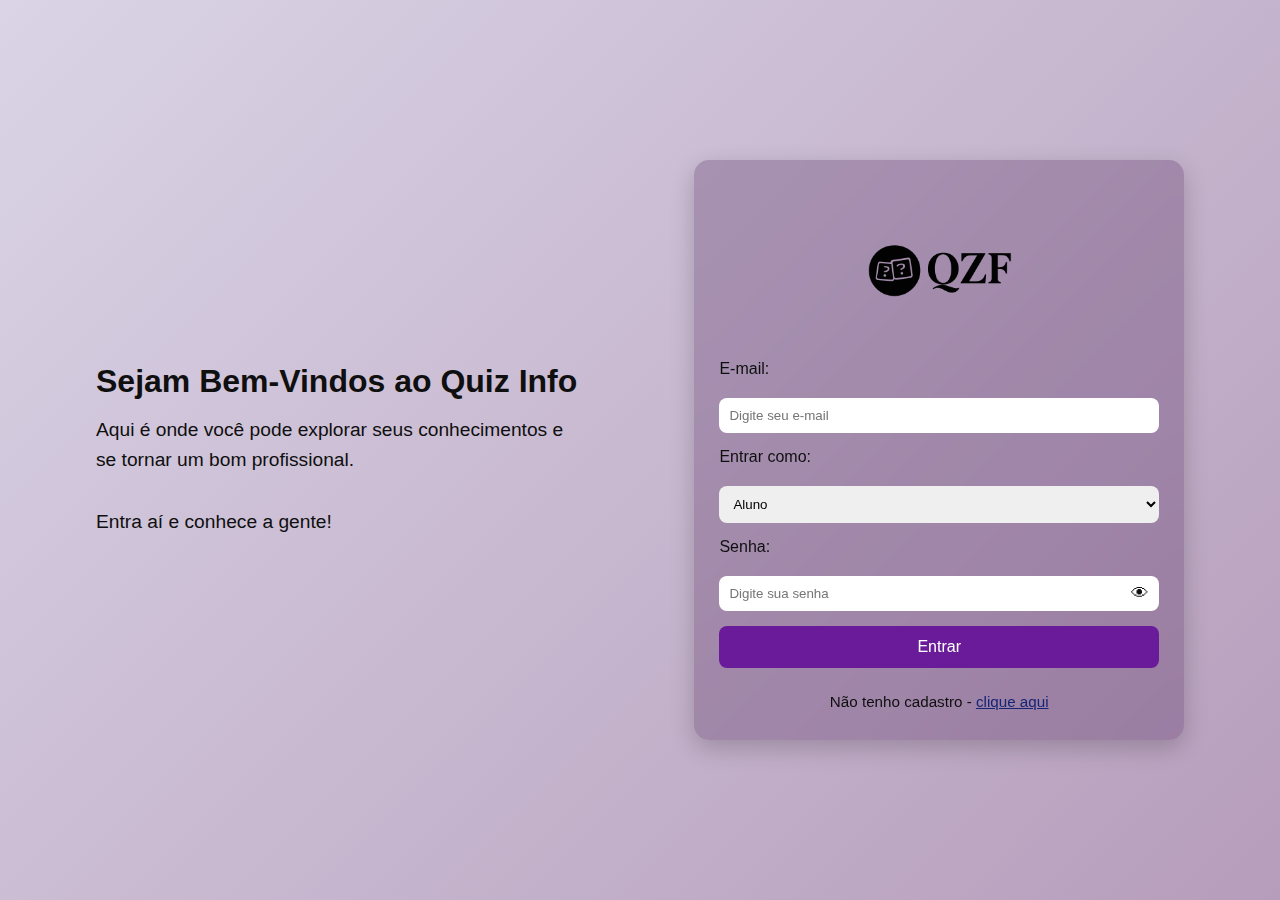
<file: index.html>
<!DOCTYPE html>
<html lang="pt-br">
<head>
  <meta charset="UTF-8">
  <title>QuizInfo - Login</title>
  <link rel="stylesheet" href="style.css">
</head>
<body>
  <div class="inicio-layout">

    <div class="texto-esquerda">
      <h2>Sejam Bem-Vindos ao Quiz Info</h2>
      <p>
        Aqui é onde você pode explorar seus conhecimentos e se tornar um bom profissional.  
        <br><br>
        Entra aí e conhece a gente!
      </p>
    </div>

    <div class="inicio-container">
      <div class="logo-box">
        <img src="Logotipo Preto e Branco QZF.png" alt="Logo QuizInfo" class="logo">
      </div>

      <form class="login-form">
        <label for="email">E-mail:</label>
        <input type="email" id="email" placeholder="Digite seu e-mail" required>

        <label for="tipo">Entrar como:</label>
        <select id="tipo" name="tipo">
          <option value="aluno">Aluno</option>
          <option value="admin">Admin</option>
        </select>

        <label for="senha">Senha:</label>
        <div class="senha-box">
          <input type="password" id="senha" placeholder="Digite sua senha" required>
          <button type="button" id="mostrarSenha" class="olho">👁</button>
        </div>

        <button type="button" id="entrarBtn" class="btn">Entrar</button>

        <p class="cadastro-link">
          Não tenho cadastro - <a href="cadastro.html">clique aqui</a>
        </p>
      </form>
    </div>
  </div>

  <script src="script.js"></script>
</body>
</html>
</file>
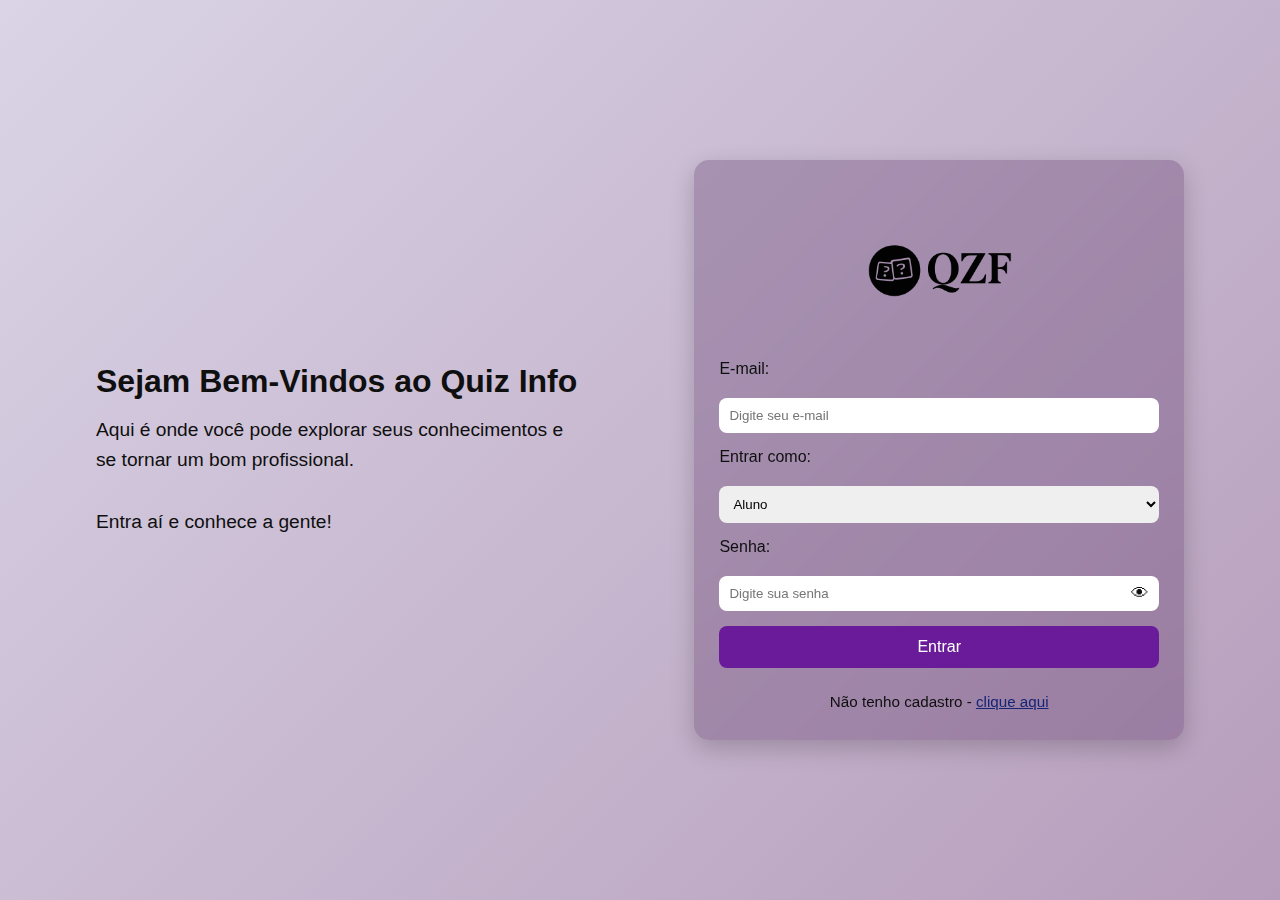
<file: TCC-Larissa/index.html>
<!DOCTYPE html>
<html lang="pt-br">
<head>
  <meta charset="UTF-8">
  <title>QuizInfo - Login</title>
  <link rel="stylesheet" href="inicio.css">
</head>
<body>
  <div class="inicio-layout">

    <div class="texto-esquerda">
      <h2>Sejam Bem-Vindos ao Quiz Info</h2>
      <p>
        Aqui é onde você pode explorar seus conhecimentos e se tornar um bom profissional.  
        <br><br>
        Entra aí e conhece a gente!
      </p>
    </div>

    <div class="inicio-container">
      <div class="logo-box">
        <img src="Logotipo Preto e Branco QZF.png" alt="Logo QuizInfo" class="logo">
      </div>

      <form class="login-form">
        <label for="email">E-mail:</label>
        <input type="email" id="email" placeholder="Digite seu e-mail" required>

        <label for="tipo">Entrar como:</label>
        <select id="tipo" name="tipo">
          <option value="aluno">Aluno</option>
          <option value="admin">Admin</option>
        </select>

        <label for="senha">Senha:</label>
        <div class="senha-box">
          <input type="password" id="senha" placeholder="Digite sua senha" required>
          <button type="button" id="mostrarSenha" class="olho">👁</button>
        </div>

        <button type="button" id="entrarBtn" class="btn">Entrar</button>

        <p class="cadastro-link">
          Não tenho cadastro - <a href="cadastro.html">clique aqui</a>
        </p>
      </form>
    </div>
  </div>

  <script src="inicio.js"></script>
</body>
</html>
</file>
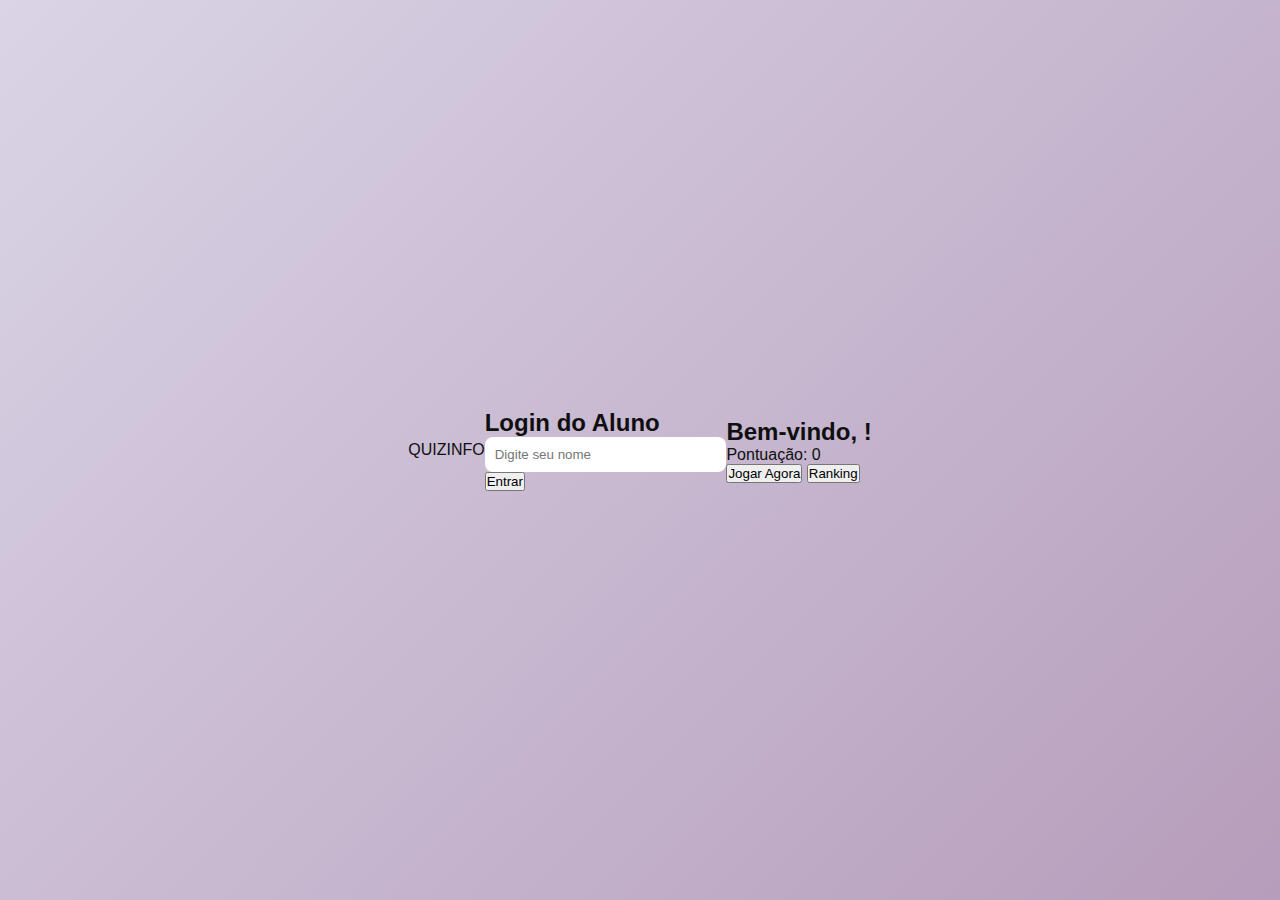
<file: AcessoAluno.html>
<!DOCTYPE html>
<html lang="pt-br">
<head>
  <meta charset="UTF-8">
  <title>QuizInfo - Quiz</title>
  <link rel="stylesheet" href="style.css">
</head>
<body>

  <header class="topo">QUIZINFO</header>

  <div class="login-container" id="loginContainer">
    <h2>Login do Aluno</h2>
    <input type="text" id="alunoNome" placeholder="Digite seu nome">
    <button id="entrarBtn">Entrar</button>
  </div>

  <div class="quiz-container" id="quizContainer">
    <h2>Bem-vindo, <span id="nomeAluno"></span>!</h2>
    <div class="score">Pontuação: <span id="pontuacao">0</span></div>

    <button id="jogarBtn">Jogar Agora</button>
    <button id="rankingBtn">Ranking</button>

    <div class="ranking" id="rankingContainer" style="display:none;">
      <h3>Ranking</h3>
      <ol id="rankingList">
      </ol>
    </div>
  </div>

  <script src="AcessoAluno.js"></script>
</body>
</html>
</file>
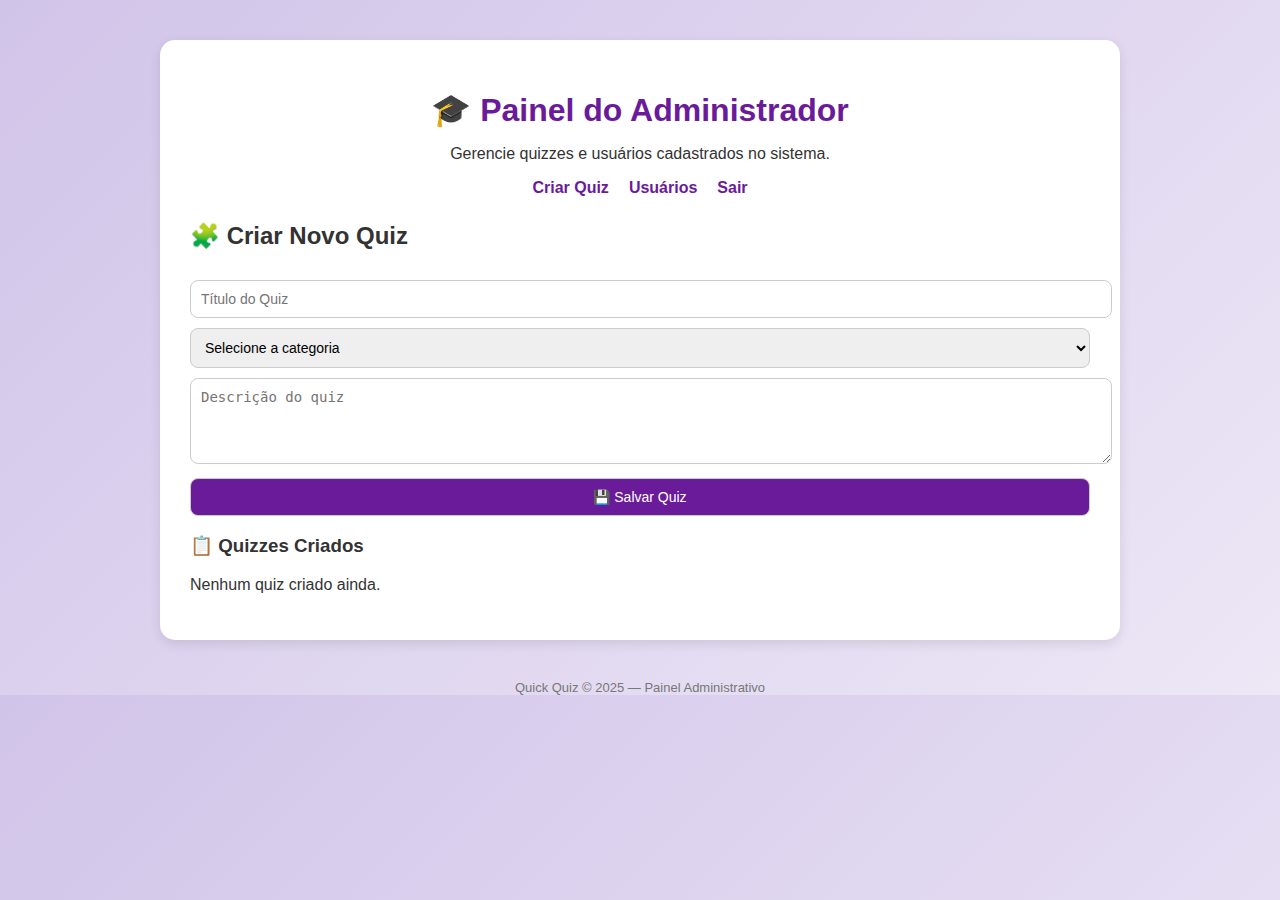
<file: Adm.html>
<!DOCTYPE html>
<html lang="pt-br">
<head>
  <meta charset="UTF-8">
  <title>Painel do Administrador</title>
  <link rel="stylesheet" href="Adm.css">
</head>

<body>
  <div class="container">
    <h1>🎓 Painel do Administrador</h1>
    <p style="text-align:center;">Gerencie quizzes e usuários cadastrados no sistema.</p>

    <nav>
      <ul>
        <li><a href="#" onclick="mostrarSecao('criarQuiz')">Criar Quiz</a></li>
        <li><a href="#" onclick="mostrarSecao('usuarios')">Usuários</a></li>
        <li><a href="index.html">Sair</a></li>
      </ul>
    </nav>

    <div id="criarQuiz" class="section active">
      <h2>🧩 Criar Novo Quiz</h2>
      <input type="text" id="quizTitulo" placeholder="Título do Quiz">
      <select id="quizCategoria">
        <option value="">Selecione a categoria</option>
        <option value="básico">Básico</option>
        <option value="intermediário">Intermediário</option>
        <option value="avançado">Avançado</option>
      </select>
      <textarea id="quizDescricao" rows="4" placeholder="Descrição do quiz"></textarea>
      <button onclick="salvarQuiz()">💾 Salvar Quiz</button>

      <h3>📋 Quizzes Criados</h3>
      <ul id="listaQuizzes"></ul>
    </div>

    <div id="usuarios" class="section">
      <h2>👥 Usuários Cadastrados</h2>
      <table>
        <thead>
          <tr>
            <th>Nome</th>
            <th>Série</th>
            <th>Email</th>
            <th>Pontuação</th>
          </tr>
        </thead>
        <tbody id="tabelaUsuarios">
          <tr><td colspan="4">Carregando usuários...</td></tr>
        </tbody>
      </table>
    </div>
  </div>

  <footer>Quick Quiz © 2025 — Painel Administrativo</footer>

  <script src="Adm.js"></script>
</body>
</html>
</file>
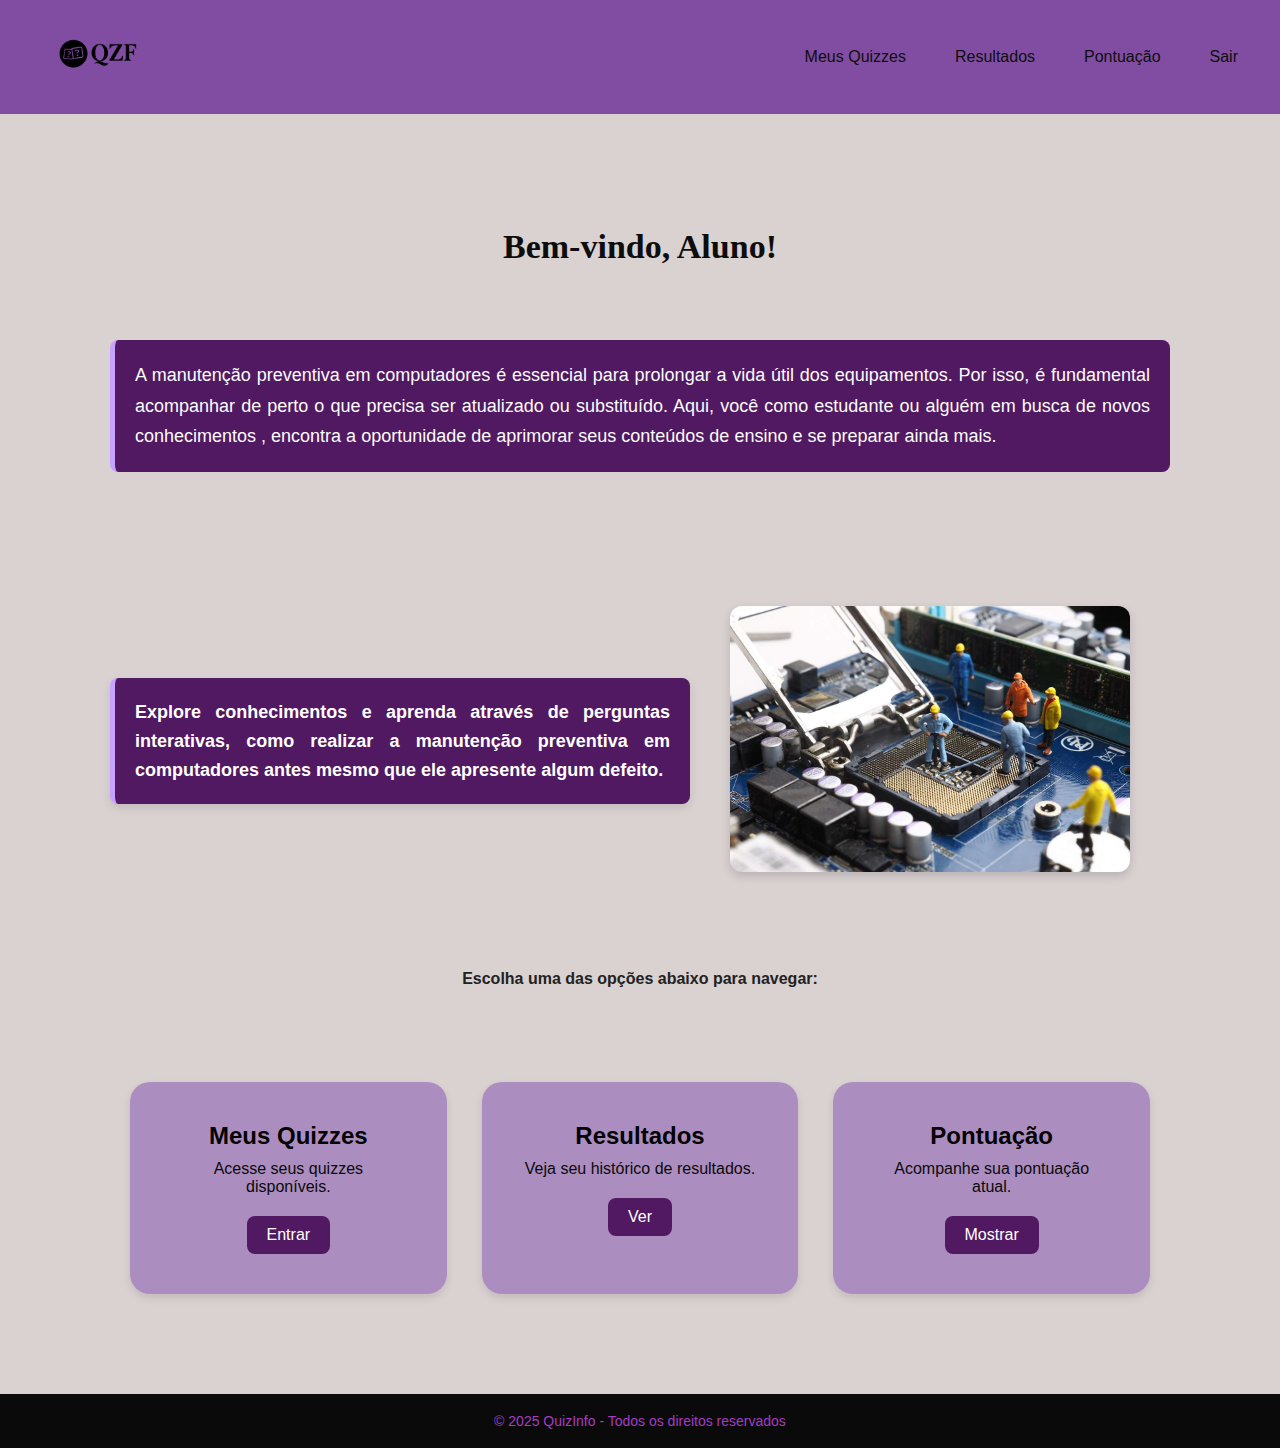
<file: Aluno.html>
<!DOCTYPE html>
<html lang="pt-br">
<head>
  <meta charset="UTF-8">
  <title>Painel do Aluno</title>
  <link rel="stylesheet" href="Aluno.css">
</head>
<body>
  <header class="topo">
    <div class="logo">
      <img src="Logotipo Preto e Branco QZF.png" alt="Logo QuizInfo">
    </div>
    <nav class="menu">
  <ul>
    <li><a href="Quiz.html">Meus Quizzes</a></li>
    <li><a href="Resultados.html">Resultados</a></li>
    <li><a href="Pontuacao.html">Pontuação</a></li>
    <li><a href="index.html">Sair</a></li>
  </ul>
</nav>

  </header>

  <main class="conteudo"><br><br><br>
    <h1>Bem-vindo, Aluno!</h1><br><br><br>
    <h3>
  A manutenção preventiva em computadores é essencial para prolongar a vida útil dos equipamentos. 
  Por isso, é fundamental acompanhar de perto o que precisa ser atualizado ou substituído. 
  Aqui, você como estudante ou alguém em busca de novos conhecimentos , encontra a oportunidade 
  de aprimorar seus conteúdos de ensino e se preparar ainda mais.
    </h3><br><br><br>
    

    <section class="manutencao-section">
      <div class="texto-lado">
    <h2>
      Explore conhecimentos e aprenda através de perguntas interativas, como realizar a manutenção preventiva em computadores antes mesmo que ele apresente algum defeito.
    </h2>
  <div class="imagem-lado">
    <img src="manutencao-preventiva-em-ti.jpeg" alt="Manutenção de Computador">
  </div><br><br><br>

  </div><br><br><br>
</section>
    <h4><p>Escolha uma das opções abaixo para navegar:</p></h4><br><br><br>


    <section class="cards">
      <div class="card">
        <h2>Meus Quizzes</h2>
        <p>Acesse seus quizzes disponíveis.</p>
        <a href="Quiz.html" class="btn">Entrar</a>
      </div>

      <div class="card">
        <h2>Resultados</h2>
        <p>Veja seu histórico de resultados.</p>
        <a href="Resultados.html" class="btn">Ver</a>
      </div>

      <div class="card">
        <h2>Pontuação</h2>
        <p>Acompanhe sua pontuação atual.</p>
        <a href="Pontuacao.html" id="btnPontuacao" class="btn">Mostrar</a>
      </div>
    </section>

    <div id="pontuacao" class="pontuacao">
      <h2>Minha Pontuação</h2>
      <p>Sua pontuação atual é: <strong>0 pontos</strong></p>
    </div>
  </main>

  <footer class="rodape">
    <p>© 2025 QuizInfo - Todos os direitos reservados</p>
  </footer>

  <script src="Aluno.js"></script>
</body>
</html>
</file>
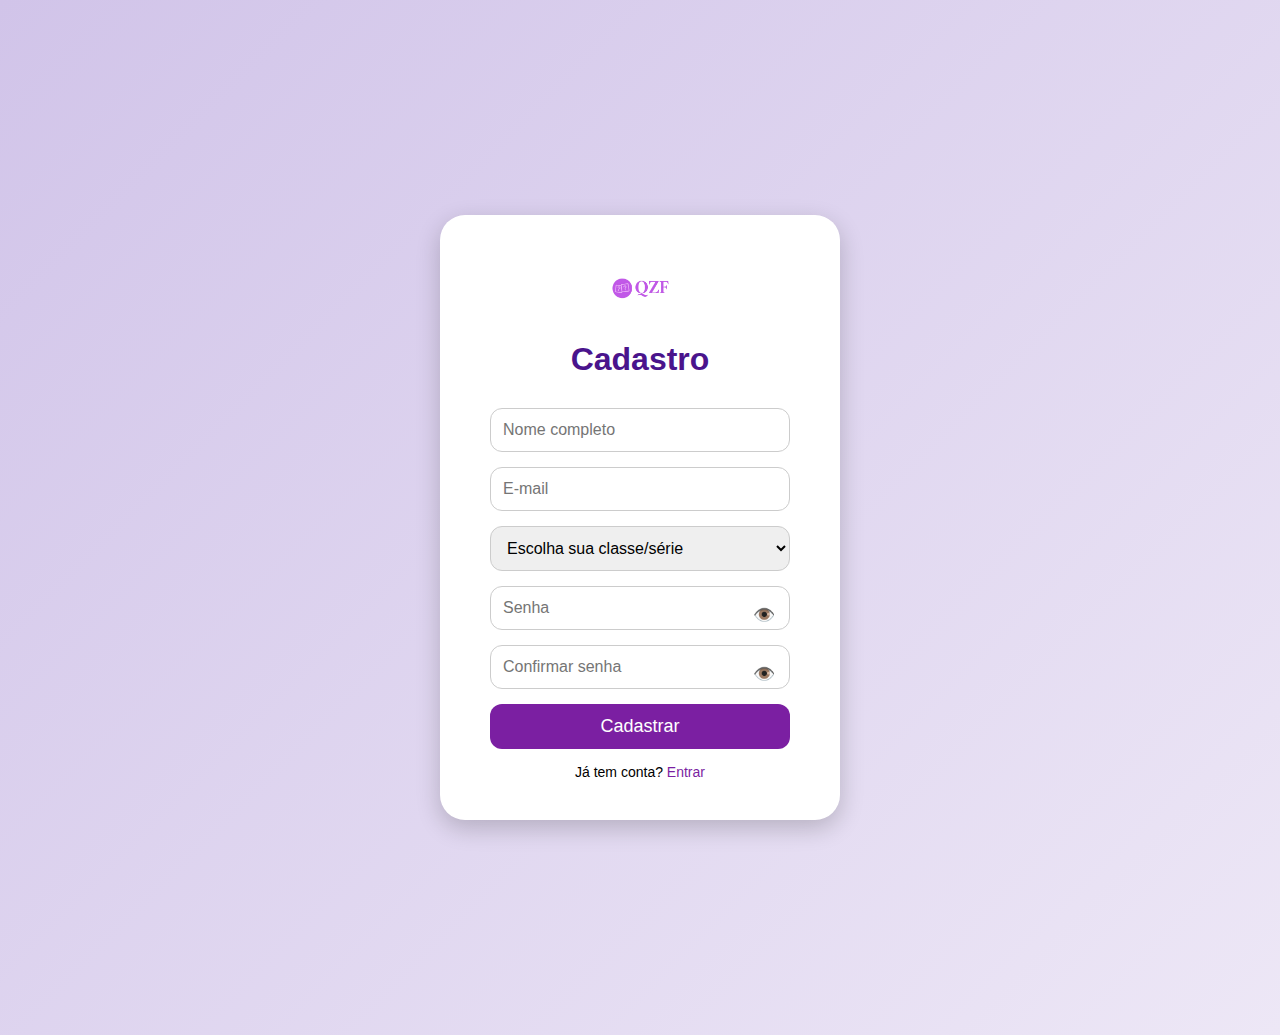
<file: Cadastro.html>
<!DOCTYPE html>
<html lang="pt-BR">
<head>
  <meta charset="UTF-8">
  <title>Cadastro - QuizInfo</title>
  <link rel="stylesheet" href="cadastro.css">
</head>
<body>
  <div class="cadastro-container">
    <div class="logo-box">
      <img src="Logo_QZF.png" alt="Logo QuizInfo" class="logo">
      <h1>Cadastro</h1>
    </div>

    <form id="cadastroForm">
      <input type="text" id="nome" placeholder="Nome completo" required>
      <input type="email" id="email" placeholder="E-mail" required>

      <select id="classe" required>
        <option value="" disabled selected>Escolha sua classe/série</option>
        <optgroup label="Ensino Médio">
          <option value="EM1">1º Ano</option>
          <option value="EM2">2º Ano</option>
          <option value="EM3">3º Ano</option>
        </optgroup>
        <optgroup label="Técnico de Informática">
          <option value="T1">1º Módulo</option>
          <option value="T2">2º Módulo</option>
          <option value="T3">3º Módulo</option>
          <option value="T4">4º Módulo</option>
        </optgroup>
        <optgroup label="Graduação">
          <option value="G1">1º Semestre</option>
          <option value="G2">2º Semestre</option>
          <option value="G3">3º Semestre</option>
          <option value="G4">4º Semestre</option>
          <option value="G5">5º Semestre</option>
          <option value="G6">6º Semestre</option>
          <option value="G7">7º Semestre</option>
          <option value="G8">8º Semestre</option>
        </optgroup>
        <optgroup label="Outros">
          <option value="trabalho">Utilizar no trabalho</option>
        </optgroup>
      </select>

      <div class="senha-box">
        <input type="password" id="senha" placeholder="Senha" required>
        <span class="mostrar-senha" id="toggleSenha">👁️</span>
      </div>

      <div class="senha-box">
        <input type="password" id="confirmarSenha" placeholder="Confirmar senha" required>
        <span class="mostrar-senha" id="toggleConfirmarSenha">👁️</span>
      </div>

      <button type="submit">Cadastrar</button>
    </form>

    <p class="link-voltar">Já tem conta? <a href="inicio.html">Entrar</a></p>
  </div>

  <script src="cadastro.js"></script>
</body>
</html>
</file>
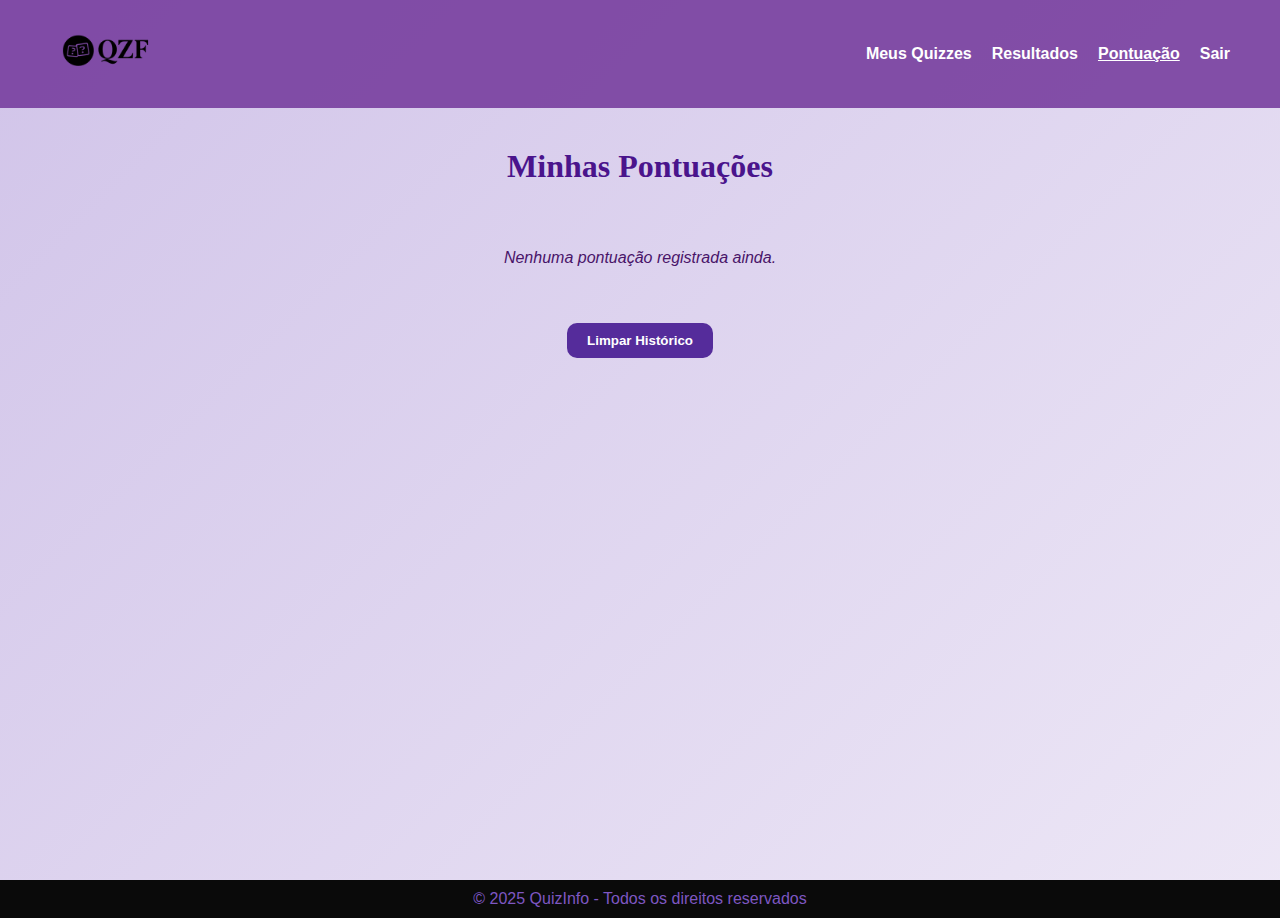
<file: Pontuacao.html>
<!DOCTYPE html>
<html lang="pt-br">
<head>
  <meta charset="UTF-8">
  <title>Pontuação - QuizInfo</title>
  <link rel="stylesheet" href="Pontuacao.css">
</head>
<body>

  <header class="topo">
    <div class="logo">
      <img src="Logotipo Preto e Branco QZF.png" alt="Logo QuizInfo">
    </div>
    <nav class="menu">
      <ul>
        <li><a href="Quiz.html">Meus Quizzes</a></li>
        <li><a href="Resultados.html">Resultados</a></li>
        <li><a href="Pontuacao.html" class="ativo">Pontuação</a></li>
        <li><a href="inicio.html">Sair</a></li><br>
      </ul>
    </nav>
  </header>

  <main class="conteudo">
    <h1>Minhas Pontuações</h1><br>

    <div id="pontuacoes-container" class="pontuacoes-container">
    </div><br>

    <div class="botoes">
      <button id="btnReset" class="btn">Limpar Histórico</button>
    </div>
  </main>

  <footer class="rodape">
    <p>© 2025 QuizInfo - Todos os direitos reservados</p>
  </footer>

  <script src="Pontuacao.js"></script>
</body>
</html>
</file>
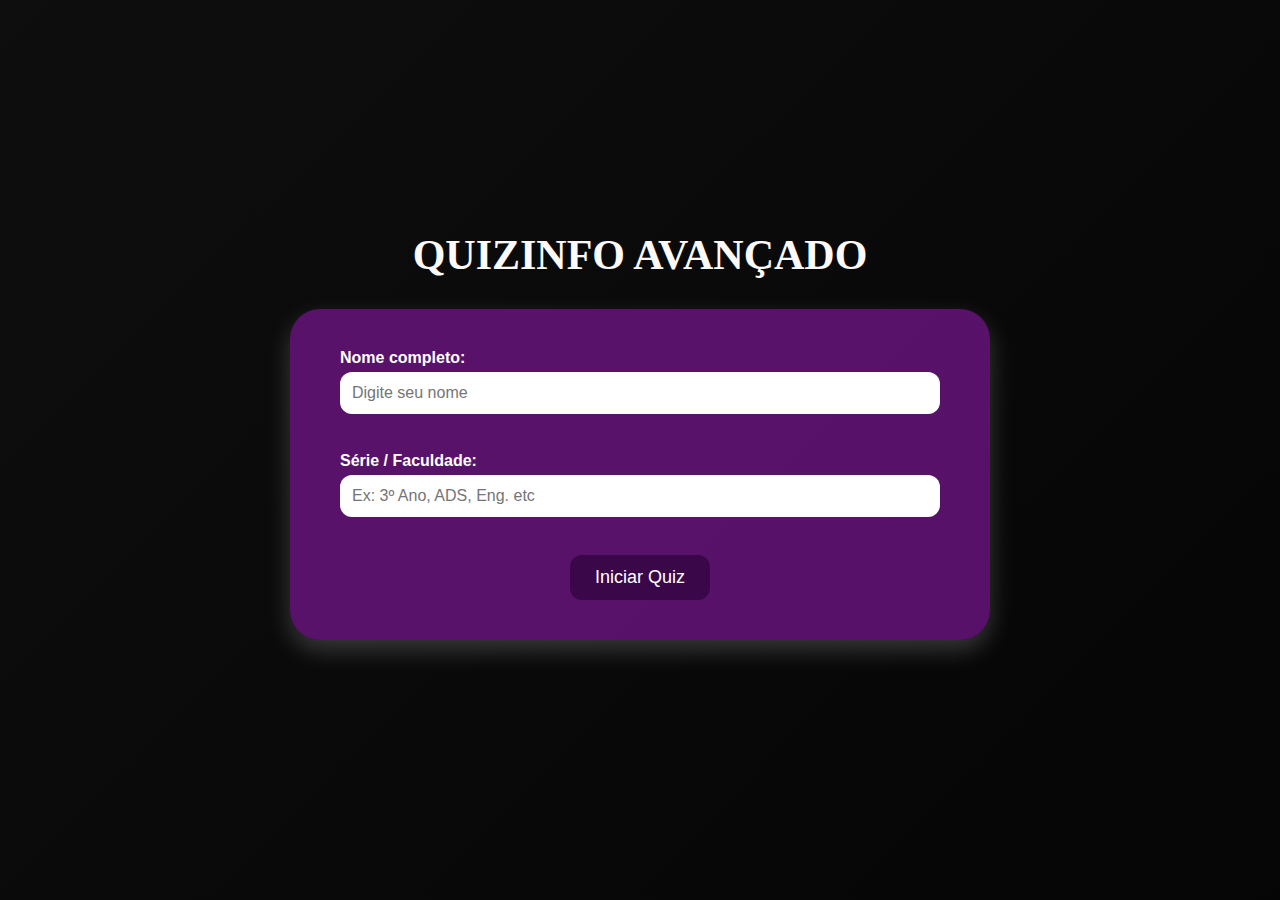
<file: quiz.Avancado.html>
<!DOCTYPE html>
<html lang="pt-br">
<head>
  <meta charset="UTF-8">
  <title>QUIZINFO AVANÇADO</title>
  <link rel="stylesheet" href="quiz_avancado.css">
</head>
<body>
  <div class="container">
    <h1>QUIZINFO AVANÇADO</h1>

    <div id="identificacao">
      <label for="nome">Nome completo:</label>
      <input type="text" id="nome" placeholder="Digite seu nome" required><br><br>

      <label for="serie">Série / Faculdade:</label>
      <input type="text" id="serie" placeholder="Ex: 3º Ano, ADS, Eng. etc" required><br><br>

      <button id="iniciar">Iniciar Quiz</button>
    </div>

    <div id="quiz-container" class="quiz-container" style="display:none;"></div>

    <div id="resultado" class="resultado" style="display:none;">
      <h2>Quiz Finalizado!</h2>
      <p>Sua pontuação: <span id="pontuacaoFinal"></span></p>
      <button id="reiniciar">Reiniciar Quiz</button>
    </div>
  </div>

  <script src="quiz.Avancado.js"></script>
</body>
</html>
</file>
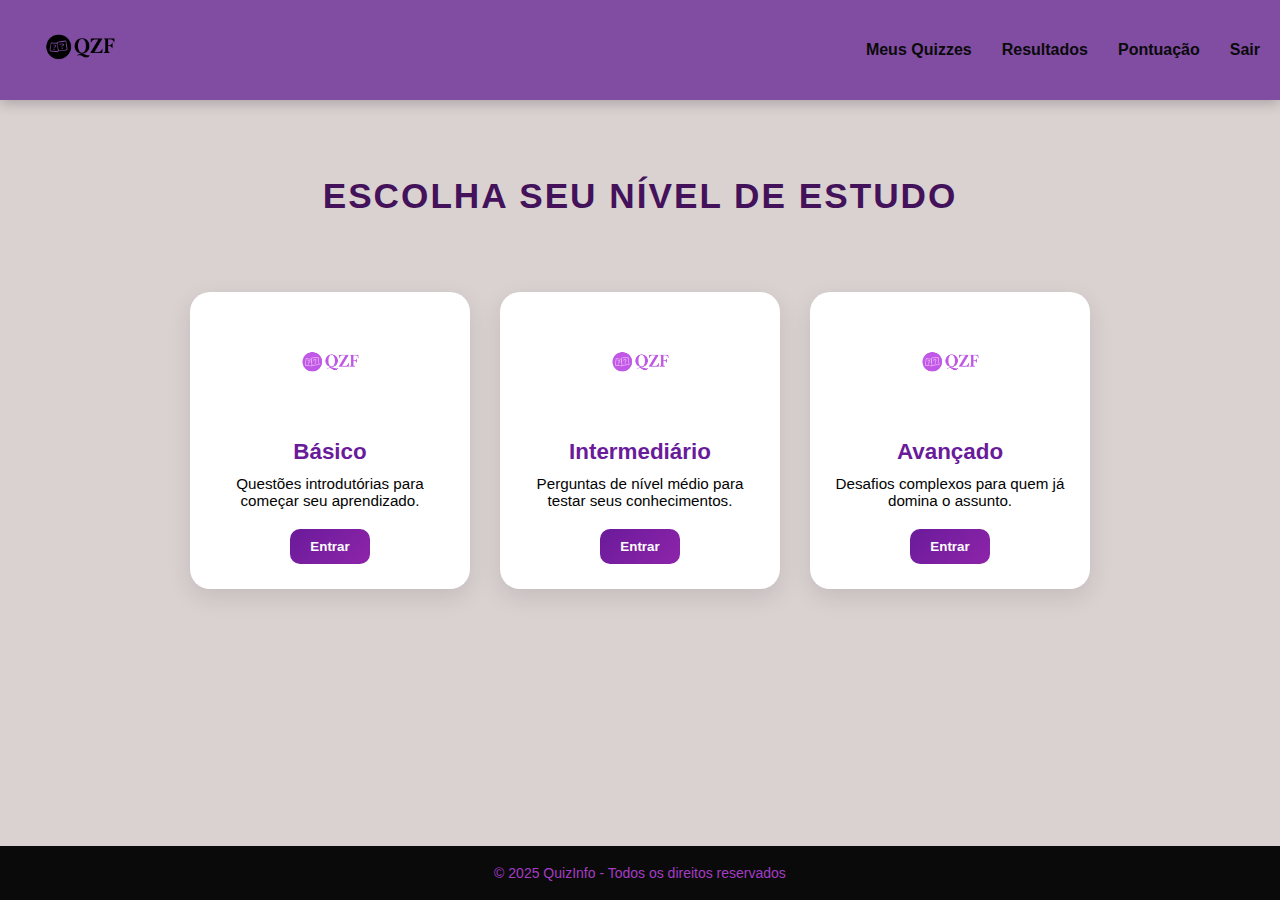
<file: Quiz.html>
<!DOCTYPE html>
<html lang="pt-br">
<head>
  <meta charset="UTF-8">
  <title>Quiz Educacional</title>
  <link rel="stylesheet" href="Quiz.css">
</head>
<body>
  <nav class="menu">
    <div class="menu-logo">
      <img src="Logotipo Preto e Branco QZF.png" alt="Logo QuizInfo">
    </div>
    <ul>
      <li><a href="Quiz.html">Meus Quizzes</a></li>
      <li><a href="Resultados.html">Resultados</a></li>
      <li><a href="Pontuacao.html">Pontuação</a></li>
      <li><a href="inicio.html">Sair</a></li>
    </ul>
  </nav><br><br>

  <div class="container">
    <h1 class="titulo">Escolha seu nível de estudo</h1><br><br>

    <div class="cards">
      <div class="card">
        <div class="logo">
          <img src="Logo_QZF.png" alt="Logo Quiz Básico">
        </div>
        <h2>Básico</h2>
        <p>Questões introdutórias para começar seu aprendizado.</p>
        <button onclick="abrirQuiz('quiz_basico.html')">Entrar</button>
      </div>

      <div class="card">
        <div class="logo">
          <img src="Logo_QZF.png" alt="Logo Quiz Intermediário">
        </div>
        <h2>Intermediário</h2>
        <p>Perguntas de nível médio para testar seus conhecimentos.</p>
        <button onclick="abrirQuiz('quiz.Intermediario.html')">Entrar</button>
      </div>

      <div class="card">
        <div class="logo">
          <img src="Logo_QZF.png" alt="Logo Quiz Avançado">
        </div>
        <h2>Avançado</h2>
        <p>Desafios complexos para quem já domina o assunto.</p>
        <button onclick="abrirQuiz('quiz.Avancado.html')">Entrar</button>
      </div>
    </div>
  </div>

  <footer class="rodape">
    <p>© 2025 QuizInfo - Todos os direitos reservados</p>
  </footer>

  <script src="Quiz.js"></script>
</body>
</html>
</file>
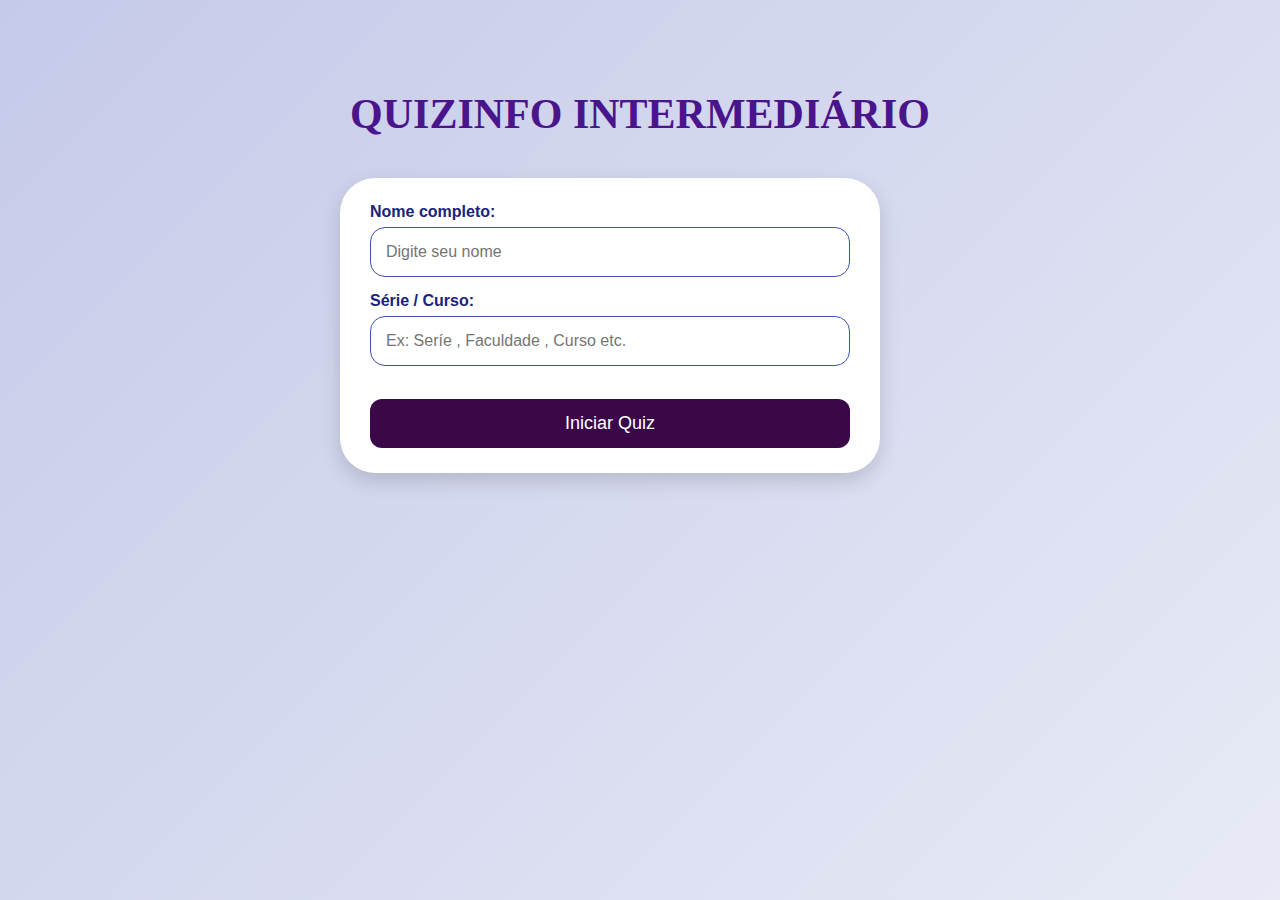
<file: quiz.Intermediario.html>
<!DOCTYPE html>
<html lang="pt-br">
<head>
  <meta charset="UTF-8">
  <title>QUIZINFO INTERMEDIÁRIO</title>
  <link rel="stylesheet" href="quiz.Intermediario.css">
</head>
<body>
  <div class="container">
    <h1>QUIZINFO INTERMEDIÁRIO</h1>

    <div id="identificacao" class="dados-aluno">
      <label for="nome">Nome completo:</label>
      <input type="text" id="nome" placeholder="Digite seu nome" required>

      <label for="serie">Série / Curso:</label>
      <input type="text" id="serie" placeholder="Ex: Seríe , Faculdade , Curso etc." required><br><br>

      <button id="iniciar">Iniciar Quiz</button>
    </div>

    <div id="quiz-container" class="quiz-container" style="display:none;"></div>

    <div id="resultado" class="resultado" style="display:none;">
      <h2>Quiz Finalizado!</h2>
      <p>Sua pontuação: <span id="pontuacaoFinal"></span></p>
      <button id="reiniciar">Reiniciar Quiz</button>
    </div>
  </div>

  <script src="quiz.Intermediario.js"></script>
</body>
</html>
</file>
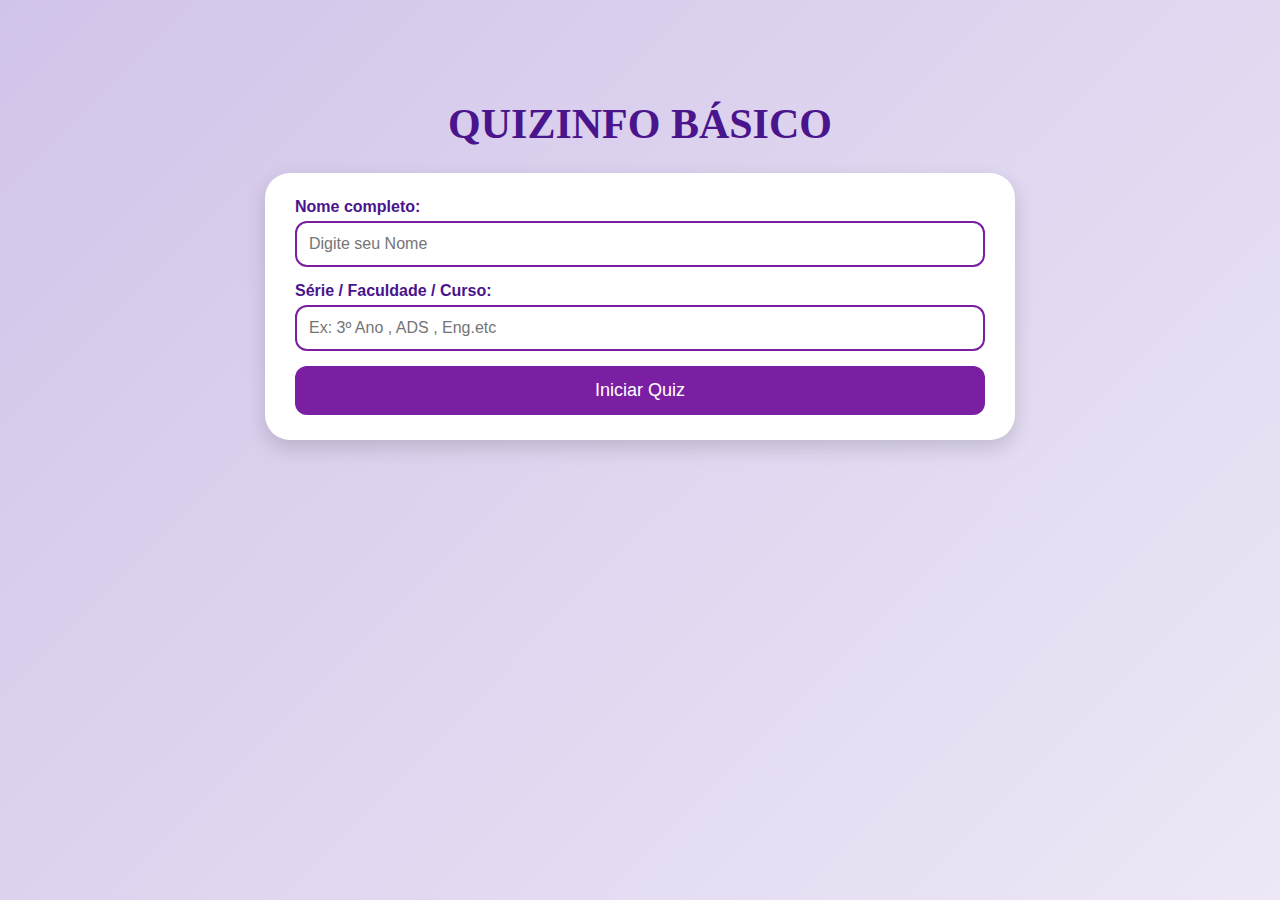
<file: quiz_basico.html>
<!DOCTYPE html>
<html lang="pt-br">
<head>
  <meta charset="UTF-8">
  <title>QUIZINFO BÁSICO</title>
  <link rel="stylesheet" href="quiz_basico.css">
</head>
<body>

  <div class="container">
    <h1>QUIZINFO BÁSICO</h1>

    <div class="box-dados" id="boxDados">
      <label for="nome">Nome completo:</label>
      <input type="text" id="nome" placeholder="Digite seu Nome" required>

      <label for="serie">Série / Faculdade / Curso:</label>
      <input type="text" id="serie" placeholder="Ex: 3º Ano , ADS , Eng.etc" required>

      <button id="iniciar">Iniciar Quiz</button>
    </div>

    <div id="quiz" class="quiz-container" style="display:none;"></div>

    <div id="resultado" class="resultado" style="display:none;">
      <h2>Quiz Finalizado!</h2><br>
      <p>Sua pontuação: <span id="pontuacaoFinal"></span></p><br>
      <p id="fraseMotivadora"></p><br>
      <button id="reiniciar">Reiniciar Quiz</button>
    </div>
  </div>

  <script src="quiz_basico.js"></script>
</body>
</html>
</file>
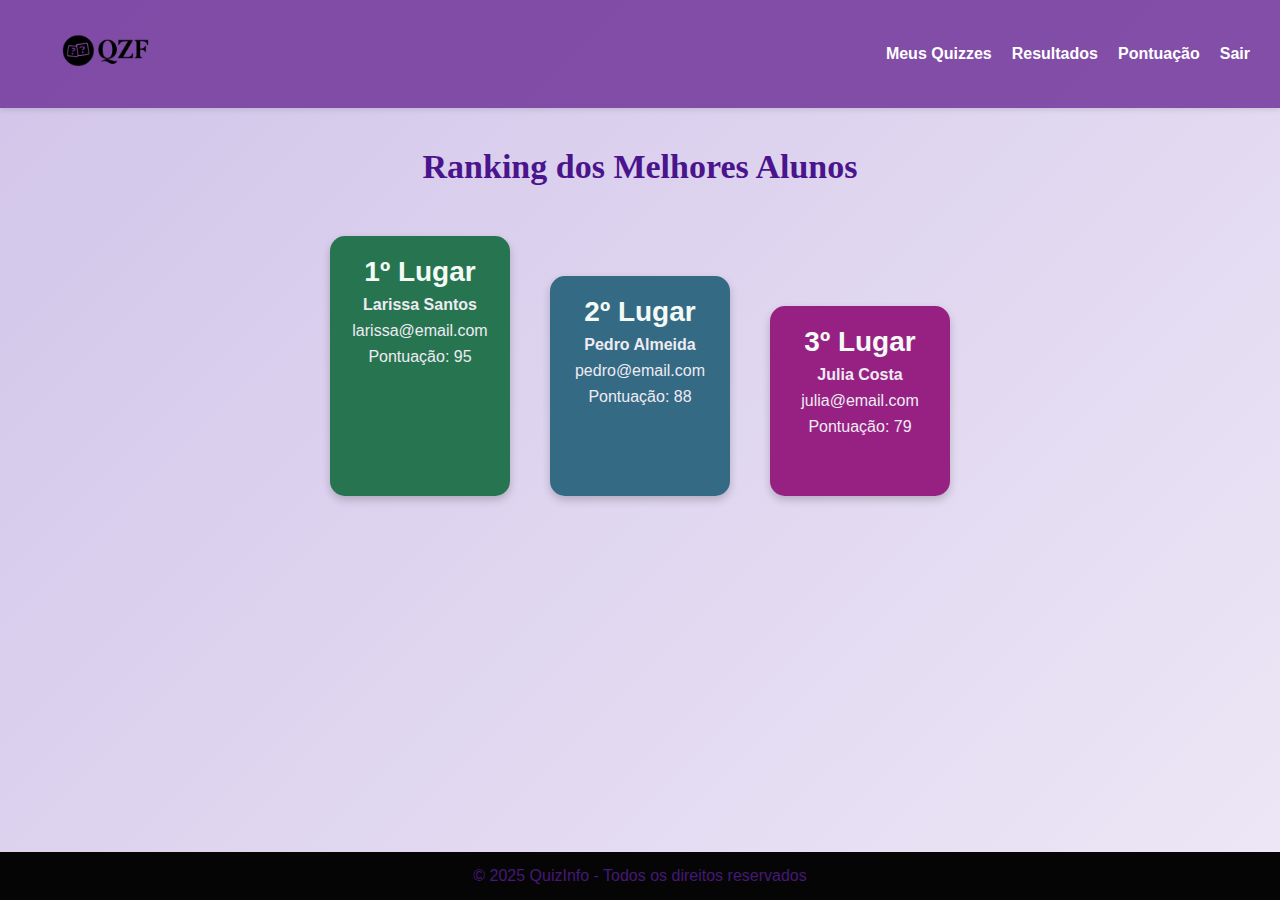
<file: Resultados.html>
<!DOCTYPE html>
<html lang="pt-br">
<head>
  <meta charset="UTF-8">
  <title>Resultados - QuizInfo</title>
  <link rel="stylesheet" href="Resultados.css">
</head>
<body>

  <header class="topo">
    <div class="logo">
      <img src="Logotipo Preto e Branco QZF.png" alt="Logo QuizInfo">
    </div>
    <nav class="menu">
      <ul>
        <li><a href="Quiz.html">Meus Quizzes</a></li>
        <li><a href="Resultados.html">Resultados</a></li>
        <li><a href="Pontuacao.html">Pontuação</a></li>
        <li><a href="login.html">Sair</a></li>
      </ul>
    </nav>
  </header>

  <main class="conteudo">
    <h1>Ranking dos Melhores Alunos</h1>

    <section id="podio" class="podio">
    </section>
  </main>

  <footer class="rodape">
    <p>© 2025 QuizInfo - Todos os direitos reservados</p>
  </footer>

  <script src="Resultados.js"></script>
</body>
</html>
</file>
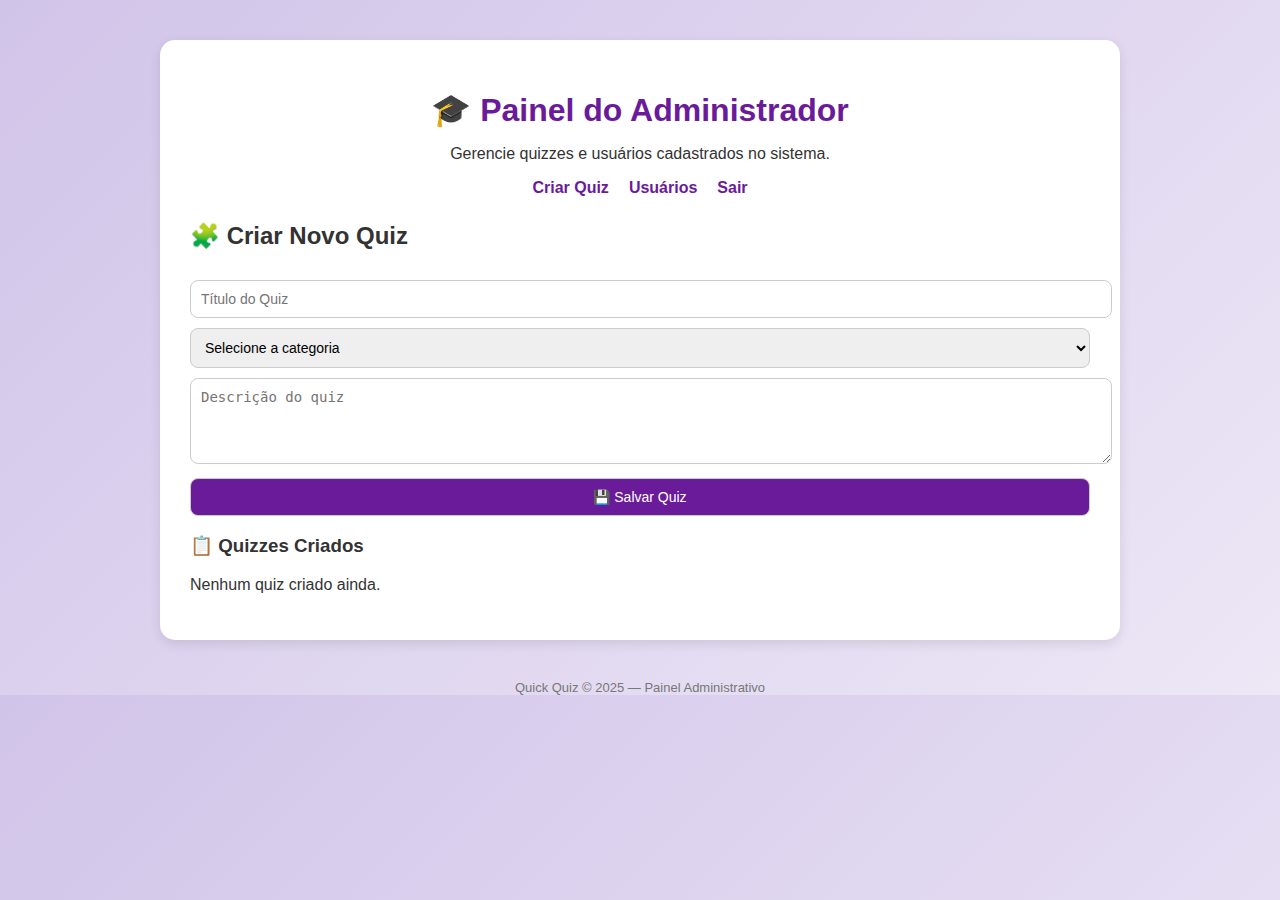
<file: TCC-Larissa/Adm.html>
<!DOCTYPE html>
<html lang="pt-br">
<head>
  <meta charset="UTF-8">
  <title>Painel do Administrador</title>
  <link rel="stylesheet" href="Adm.css">
</head>

<body>
  <div class="container">
    <h1>🎓 Painel do Administrador</h1>
    <p style="text-align:center;">Gerencie quizzes e usuários cadastrados no sistema.</p>

    <nav>
      <ul>
        <li><a href="#" onclick="mostrarSecao('criarQuiz')">Criar Quiz</a></li>
        <li><a href="#" onclick="mostrarSecao('usuarios')">Usuários</a></li>
        <li><a href="inicio.html">Sair</a></li>
      </ul>
    </nav>

    <div id="criarQuiz" class="section active">
      <h2>🧩 Criar Novo Quiz</h2>
      <input type="text" id="quizTitulo" placeholder="Título do Quiz">
      <select id="quizCategoria">
        <option value="">Selecione a categoria</option>
        <option value="básico">Básico</option>
        <option value="intermediário">Intermediário</option>
        <option value="avançado">Avançado</option>
      </select>
      <textarea id="quizDescricao" rows="4" placeholder="Descrição do quiz"></textarea>
      <button onclick="salvarQuiz()">💾 Salvar Quiz</button>

      <h3>📋 Quizzes Criados</h3>
      <ul id="listaQuizzes"></ul>
    </div>

    <div id="usuarios" class="section">
      <h2>👥 Usuários Cadastrados</h2>
      <table>
        <thead>
          <tr>
            <th>Nome</th>
            <th>Série</th>
            <th>Email</th>
            <th>Pontuação</th>
          </tr>
        </thead>
        <tbody id="tabelaUsuarios">
          <tr><td colspan="4">Carregando usuários...</td></tr>
        </tbody>
      </table>
    </div>
  </div>

  <footer>Quick Quiz © 2025 — Painel Administrativo</footer>

  <script src="Adm.js"></script>
</body>
</html>
</file>
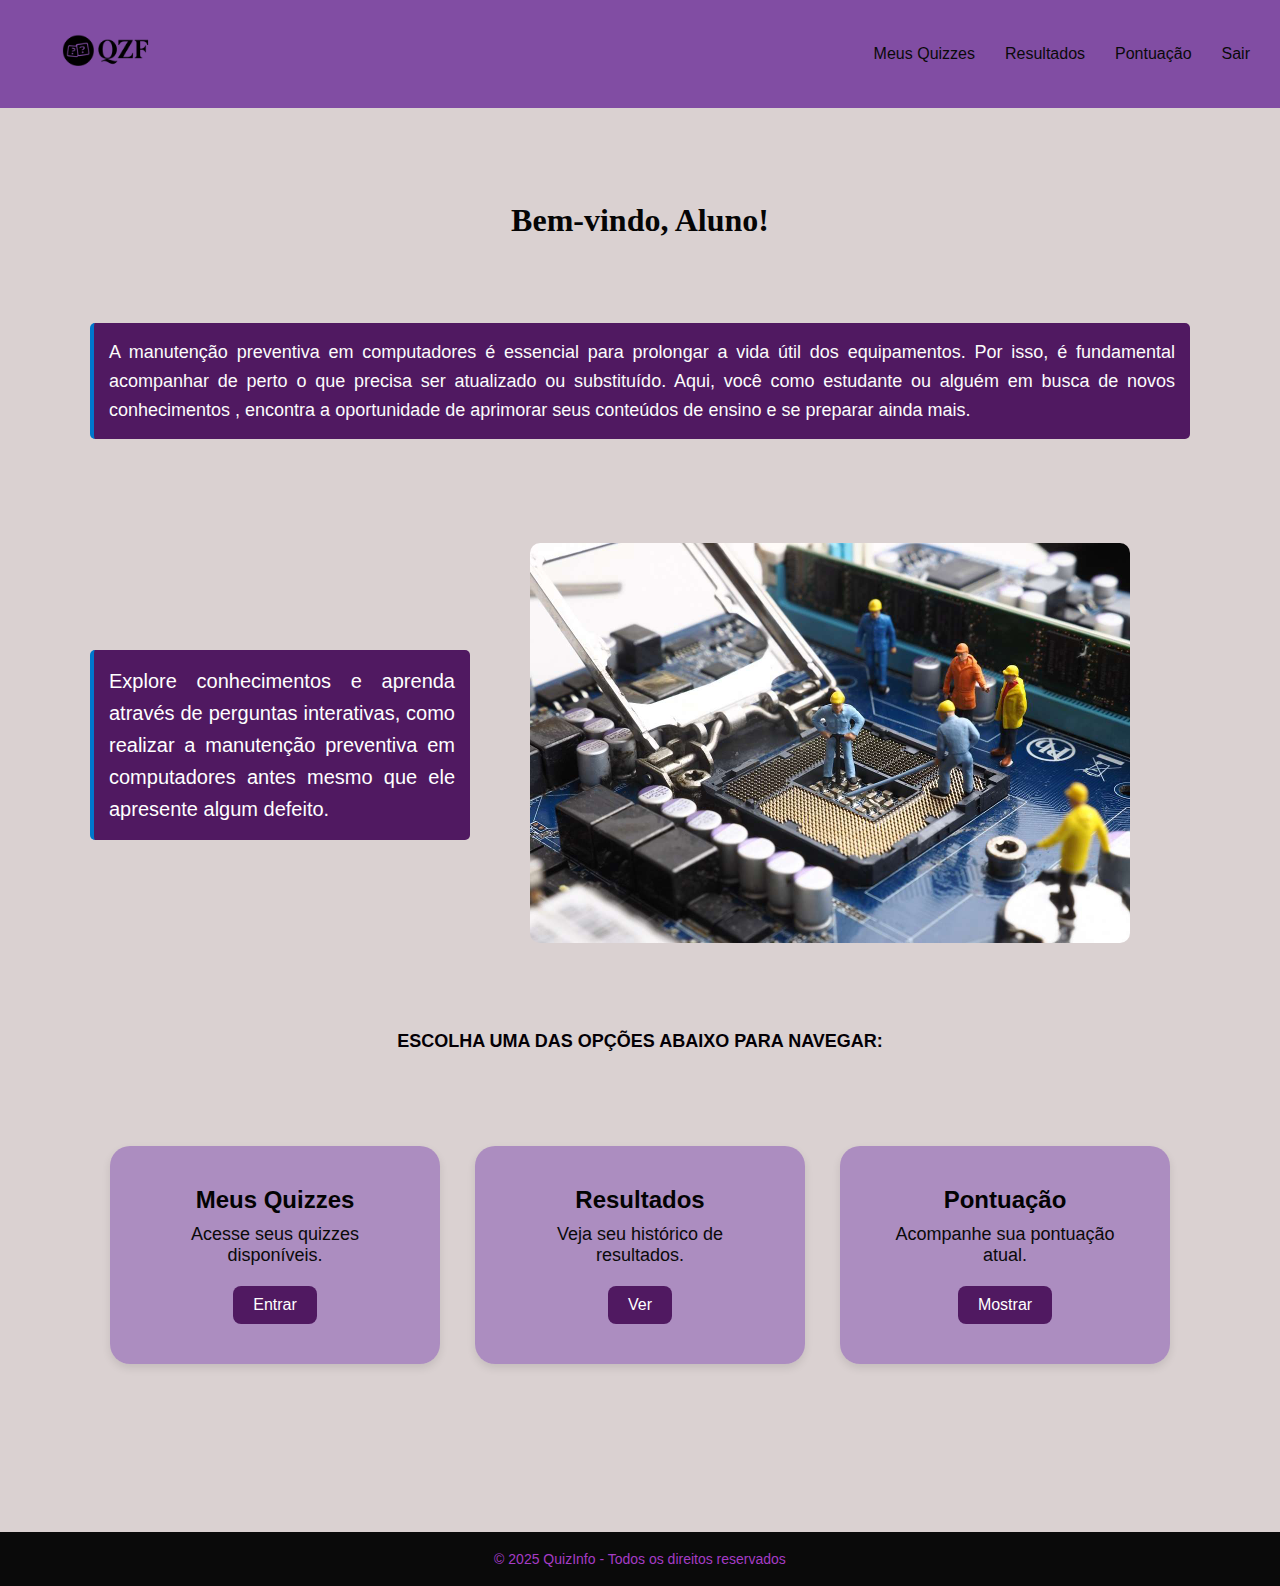
<file: TCC-Larissa/Aluno.html>
<!DOCTYPE html>
<html lang="pt-br">
<head>
  <meta charset="UTF-8">
  <title>Painel do Aluno</title>
  <link rel="stylesheet" href="Aluno.css">
</head>
<body>
  <header class="topo">
    <div class="logo">
      <img src="Logotipo Preto e Branco QZF.png" alt="Logo QuizInfo">
    </div>
    <nav class="menu">
  <ul>
    <li><a href="Quiz.html">Meus Quizzes</a></li>
    <li><a href="Resultados.html">Resultados</a></li>
    <li><a href="Pontuacao.html">Pontuação</a></li>
    <li><a href="inicio.html">Sair</a></li>
  </ul>
</nav>

  </header>

  <main class="conteudo"><br><br><br>
    <h1>Bem-vindo, Aluno!</h1><br><br><br>
    <h3>
  A manutenção preventiva em computadores é essencial para prolongar a vida útil dos equipamentos. 
  Por isso, é fundamental acompanhar de perto o que precisa ser atualizado ou substituído. 
  Aqui, você como estudante ou alguém em busca de novos conhecimentos , encontra a oportunidade 
  de aprimorar seus conteúdos de ensino e se preparar ainda mais.
    </h3><br><br><br>
    

    <section class="manutencao-section">
      <div class="texto-lado">
    <h2>
      Explore conhecimentos e aprenda através de perguntas interativas, como realizar a manutenção preventiva em computadores antes mesmo que ele apresente algum defeito.
    </h2>
  <div class="imagem-lado">
    <img src="manutencao-preventiva-em-ti.jpeg" alt="Manutenção de Computador">
  </div><br><br><br>

  </div><br><br><br>
</section>
    <h4><p>Escolha uma das opções abaixo para navegar:</p></h4><br><br><br>


    <section class="cards">
      <div class="card">
        <h2>Meus Quizzes</h2>
        <p>Acesse seus quizzes disponíveis.</p>
        <a href="Quiz.html" class="btn">Entrar</a>
      </div>

      <div class="card">
        <h2>Resultados</h2>
        <p>Veja seu histórico de resultados.</p>
        <a href="Resultados.html" class="btn">Ver</a>
      </div>

      <div class="card">
        <h2>Pontuação</h2>
        <p>Acompanhe sua pontuação atual.</p>
        <a href="Pontuacao.html" id="btnPontuacao" class="btn">Mostrar</a>
      </div>
    </section>

    <div id="pontuacao" class="pontuacao">
      <h2>Minha Pontuação</h2>
      <p>Sua pontuação atual é: <strong>0 pontos</strong></p>
    </div>
  </main>

  <footer class="rodape">
    <p>© 2025 QuizInfo - Todos os direitos reservados</p>
  </footer>

  <script src="Aluno.js"></script>
</body>
</html>
</file>
<file: style.css>
* {
  margin: 0;
  padding: 0;
  box-sizing: border-box;
  font-family: "Segoe UI", sans-serif;
}

body {
  height: 100vh;
  display: flex;
  justify-content: center;
  align-items: center;
  background: linear-gradient(135deg, #dad4e6ff, #b69dbbff); /* degrade fixo */
  color: #0f0f0fff;
}

.inicio-layout {
  display: flex;
  justify-content: space-between;
  align-items: center;
  width: 85%;
  max-width: 1100px;
}

.texto-esquerda {
  width: 45%;
}

.texto-esquerda h2 {
  font-size: 2rem;
  margin-bottom: 15px;
}

.texto-esquerda p {
  font-size: 1.2rem;
  line-height: 1.6;
}

.inicio-container {
  width: 45%;
  background: rgba(55, 8, 65, 0.24);
  backdrop-filter: blur(8px);
  padding: 30px 25px;
  border-radius: 15px;
  box-shadow: 0 8px 25px rgba(0,0,0,0.2);
  text-align: center;
}

.logo {
  width: 250px;
}

.titulo {
  font-size: 1.8rem;
  margin: 10px 0 20px;
}

.login-form {
  display: flex;
  flex-direction: column;
  gap: 15px;
  text-align: left;
}

label {
  font-size: 1rem;
  margin-bottom: 5px;
}

select, input {
  padding: 10px;
  border: none;
  border-radius: 8px;
  width: 100%;
}

.senha-box {
  display: flex;
  align-items: center;
  position: relative;
}

.senha-box input {
  flex: 1;
  padding-right: 40px;
}

.olho {
  position: absolute;
  right: 10px;
  background: none;
  border: none;
  cursor: pointer;
  font-size: 1.1rem;
  color: #0f0f0fff;
}

.btn {
  background: #6a1b9a;
  color: #fff;
  border: none;
  border-radius: 8px;
  padding: 12px;
  cursor: pointer;
  font-size: 1rem;
  transition: 0.3s;
}

.btn:hover {
  transform: scale(1.05);
  box-shadow: 0 0 15px rgba(106, 27, 154, 0.5);
}

.cadastro-link {
  text-align: center;
  margin-top: 10px;
  font-size: 0.95rem;
}

.cadastro-link a {
  color: #162475ff;
  text-decoration: underline;
}

@media (max-width: 768px) {
  .inicio-layout {
    flex-direction: column;
    gap: 30px;
  }

  .texto-esquerda, .inicio-container {
    width: 100%;
  }
}
</file>
<file: TCC-Larissa/inicio.css>
* {
  margin: 0;
  padding: 0;
  box-sizing: border-box;
  font-family: "Segoe UI", sans-serif;
}

body {
  height: 100vh;
  display: flex;
  justify-content: center;
  align-items: center;
  background: linear-gradient(135deg, #dad4e6ff, #b69dbbff); /* degrade fixo */
  color: #0f0f0fff;
}

.inicio-layout {
  display: flex;
  justify-content: space-between;
  align-items: center;
  width: 85%;
  max-width: 1100px;
}

.texto-esquerda {
  width: 45%;
}

.texto-esquerda h2 {
  font-size: 2rem;
  margin-bottom: 15px;
}

.texto-esquerda p {
  font-size: 1.2rem;
  line-height: 1.6;
}

.inicio-container {
  width: 45%;
  background: rgba(55, 8, 65, 0.24);
  backdrop-filter: blur(8px);
  padding: 30px 25px;
  border-radius: 15px;
  box-shadow: 0 8px 25px rgba(0,0,0,0.2);
  text-align: center;
}

.logo {
  width: 250px;
}

.titulo {
  font-size: 1.8rem;
  margin: 10px 0 20px;
}

.login-form {
  display: flex;
  flex-direction: column;
  gap: 15px;
  text-align: left;
}

label {
  font-size: 1rem;
  margin-bottom: 5px;
}

select, input {
  padding: 10px;
  border: none;
  border-radius: 8px;
  width: 100%;
}

.senha-box {
  display: flex;
  align-items: center;
  position: relative;
}

.senha-box input {
  flex: 1;
  padding-right: 40px;
}

.olho {
  position: absolute;
  right: 10px;
  background: none;
  border: none;
  cursor: pointer;
  font-size: 1.1rem;
  color: #0f0f0fff;
}

.btn {
  background: #6a1b9a;
  color: #fff;
  border: none;
  border-radius: 8px;
  padding: 12px;
  cursor: pointer;
  font-size: 1rem;
  transition: 0.3s;
}

.btn:hover {
  transform: scale(1.05);
  box-shadow: 0 0 15px rgba(106, 27, 154, 0.5);
}

.cadastro-link {
  text-align: center;
  margin-top: 10px;
  font-size: 0.95rem;
}

.cadastro-link a {
  color: #162475ff;
  text-decoration: underline;
}

@media (max-width: 768px) {
  .inicio-layout {
    flex-direction: column;
    gap: 30px;
  }

  .texto-esquerda, .inicio-container {
    width: 100%;
  }
}
</file>
<file: Adm.css>
body {
  font-family: "Segoe UI", sans-serif;
  background: linear-gradient(135deg, #d1c4e9, #ede7f6);
  margin: 0;
  padding: 0;
  color: #333;
}

.container {
  max-width: 900px;
  margin: 40px auto;
  background: #fff;
  border-radius: 15px;
  box-shadow: 0 4px 12px rgba(0, 0, 0, 0.1);
  padding: 30px;
}

h1 {
  color: #6a1b9a;
  text-align: center;
  margin-bottom: 10px;
}

nav ul {
  display: flex;
  justify-content: center;
  list-style: none;
  padding: 0;
  gap: 20px;
}

nav a {
  text-decoration: none;
  color: #6a1b9a;
  font-weight: bold;
  transition: 0.3s;
}

nav a:hover {
  color: #9c27b0;
  text-decoration: underline;
}

.section {
  display: none;
  margin-top: 25px;
}

.section.active {
  display: block;
}

input,
select,
textarea,
button {
  width: 100%;
  padding: 10px;
  margin-top: 10px;
  border: 1px solid #ccc;
  border-radius: 8px;
  font-size: 14px;
}

button {
  background-color: #6a1b9a;
  color: white;
  cursor: pointer;
  transition: 0.3s;
}

button:hover {
  background-color: #8e24aa;
}

table {
  width: 100%;
  border-collapse: collapse;
  margin-top: 15px;
}

table,
th,
td {
  border: 1px solid #ccc;
}

th {
  background-color: #f3e5f5;
  color: #6a1b9a;
}

th,
td {
  padding: 10px;
  text-align: center;
}

ul#listaQuizzes {
  margin-top: 15px;
  list-style: none;
  padding: 0;
}

ul#listaQuizzes li {
  background: #f3e5f5;
  margin: 5px 0;
  padding: 10px;
  border-radius: 8px;
}

footer {
  text-align: center;
  margin-top: 30px;
  color: #777;
  font-size: 13px;
}
@media screen and (max-width: 768px) {
  body {
    padding: 10px;
  }

  .container, .quiz-box, .card, .conteudo {
    width: 100%;
    max-width: 100%;
    margin: 0;
    padding: 10px;
    box-sizing: border-box;
  }

  h1, h2, h3 {
    font-size: 1.3em;
    text-align: center;
  }

  button, .btn {
    width: 100%;
    font-size: 1em;
    padding: 12px;
  }

  img {
    max-width: 100%;
    height: auto;
  }
}

@media screen and (max-width: 480px) {
  h1 {
    font-size: 1.1em;
  }

  .quiz-box, .container {
    padding: 8px;
  }

  button {
    font-size: 0.9em;
  }
}
</file>
<file: Aluno.css>
* {
  margin: 0;
  padding: 0;
  box-sizing: border-box;
  font-family: "Segoe UI", sans-serif;
}

body {
  background: #dad1d1;
  color: #222;
}

.topo {
  display: flex;
  justify-content: space-between;
  align-items: center;
  background: #753b9ce1;
  padding: 10px 30px;
  flex-wrap: wrap;
}

.logo img {
  height: 90px;
}

.menu ul {
  list-style: none;
  display: flex;
  gap: 25px;
  flex-wrap: wrap;
  justify-content: center;
}

.menu a {
  text-decoration: none;
  color: #0e0d0d;
  font-weight: 500;
  padding: 8px 12px;
  border-radius: 8px;
  transition: 0.3s;
}

.menu a:hover {
  background: #c7a3ff;
  color: #501961;
}

.conteudo {
  max-width: 1100px;
  margin: 60px auto;
  text-align: center;
  padding: 0 20px;
}

.conteudo h1 {
  font-size: 34px;
  color: #0d0d0e;
  margin-bottom: 20px;
  font-family: 'Stencil Std', fantasy;
}

.conteudo h3 {
  font-family: "Trebuchet MS", sans-serif;
  background-color: #501961;
  color: #fcfcfc;
  font-size: 18px;
  font-weight: normal;
  line-height: 1.7;
  text-align: justify;
  padding: 20px;
  border-left: 5px solid #c7a3ff;
  border-radius: 8px;
  margin-bottom: 40px;
}

.manutencao-section {
  margin: 40px 0;
}

.texto-lado {
  display: flex;
  align-items: center;
  justify-content: space-between;
  gap: 40px;
  flex-wrap: wrap;
}

.texto-lado h2 {
  font-family: "Trebuchet MS", sans-serif;
  flex: 1;
  background-color: #501961;
  color: #ffffff;
  padding: 20px;
  border-left: 5px solid #c7a3ff;
  border-radius: 8px;
  line-height: 1.6;
  font-size: 18px;
  text-align: justify;
  box-shadow: 0 4px 10px rgba(0, 0, 0, 0.1);
}

.imagem-lado img {
  flex: 1;
  max-width: 400px;
  border-radius: 12px;
  box-shadow: 0 4px 10px rgba(0, 0, 0, 0.15);
}

.cards {
  display: grid;
  grid-template-columns: repeat(auto-fit, minmax(280px, 1fr));
  gap: 35px;
  margin-top: 40px;
  padding: 0 20px;
}

.card {
  background: #a684bde1;
  padding: 38px;
  border-radius: 20px;
  box-shadow: 0 4px 8px rgba(0,0,0,0.1);
  text-align: center;
  transition: 0.3s;
  border: 2px solid transparent;
}

.card:hover {
  transform: translateY(-5px);
  border: 2px solid #c7a3ff;
}

.card h2 {
  color: #030303;
  margin-bottom: 10px;
}

.card p {
  color: #0a0a0a;
  margin-bottom: 20px;
}

.btn {
  display: inline-block;
  padding: 10px 20px;
  background: #501961;
  color: white;
  text-decoration: none;
  border-radius: 8px;
  transition: 0.3s;
}

.btn:hover {
  background: #6c3384;
}

.pontuacao {
  margin: 50px auto;
  max-width: 600px;
  padding: 25px;
  background: #fff;
  border-radius: 12px;
  border: 2px solid #c7a3ff;
  display: none;
  box-shadow: 0 4px 10px rgba(0,0,0,0.1);
}

.rodape {
  background: #0a0a0a;
  color: rgb(165, 60, 197);
  text-align: center;
  padding: 19px;
  margin-top: 100px;
  font-size: 14px;
}

@media screen and (max-width: 900px) {
  .texto-lado {
    flex-direction: column;
    text-align: center;
  }

  .texto-lado h2 {
    text-align: center;
  }

  .imagem-lado img {
    max-width: 90%;
  }

  .conteudo h1 {
    font-size: 28px;
  }

  .menu ul {
    flex-direction: column;
    align-items: center;
    gap: 15px;
  }

  .menu a {
    background: #6c3384;
    width: 100%;
    text-align: center;
  }

  .cards {
    grid-template-columns: 1fr;
    gap: 20px;
  }
}

@media screen and (max-width: 480px) {
  .conteudo h1 {
    font-size: 24px;
  }

  .conteudo h3 {
    font-size: 16px;
    padding: 15px;
  }

  .btn {
    width: 100%;
    padding: 12px;
  }

  .rodape {
    font-size: 13px;
  }
}

  font-size: 14px;
}
</file>
<file: cadastro.css>
* {
  margin: 0;
  padding: 0;
  box-sizing: border-box;
  font-family: "Segoe UI", sans-serif;
}

body {
  background: linear-gradient(135deg, #d1c4e9, #ede7f6);
  display: flex;
  justify-content: center;
  align-items: center;
  min-height: 115vh;
}

.cadastro-container {
  background: #fff;
  padding: 40px 50px;
  border-radius: 25px;
  box-shadow: 0 8px 25px rgba(0,0,0,0.2);
  width: 400px;
  text-align: center;
}

.logo-box {
  margin-bottom: 30px;
}

.logo-box img {
  width: 100px;
  margin-bottom: 15px;
}

.logo-box h1 {
  font-size: 32px;
  color: #4a148c;
}

form input, form select {
  width: 100%;
  padding: 12px;
  margin-bottom: 15px;
  border-radius: 12px;
  border: 1px solid #ccc;
  font-size: 16px;
}

.senha-box {
  position: relative;
}

.mostrar-senha {
  position: absolute;
  right: 15px;
  top: 50%;
  transform: translateY(-50%);
  cursor: pointer;
  font-size: 18px;
}

form button {
  width: 100%;
  padding: 12px;
  background: #7b1fa2;
  color: white;
  border: none;
  border-radius: 12px;
  font-size: 18px;
  cursor: pointer;
  transition: background 0.3s;
}

form button:hover {
  background: #4a148c;
}

.link-voltar {
  margin-top: 15px;
  font-size: 14px;
}

.link-voltar a {
  color: #7b1fa2;
  text-decoration: none;
}

.link-voltar a:hover {
  text-decoration: underline;
}
</file>
<file: Pontuacao.css>
* {
  margin: 0;
  padding: 0;
  box-sizing: border-box;
  font-family: "Optima", sans-serif;
}

body {
  background: linear-gradient(135deg, #d1c4e9, #ede7f6);
  display: flex;
  flex-direction: column;
  min-height: 102vh;
}

.topo {
  display: flex;
  align-items: center;
  justify-content: space-between;
  background-color: #753b9ce1;
  padding: 2px 30px;
}

.logo img {
  height: 100px;
}

.menu ul {
  list-style: none;
  display: flex;
  gap: 20px;
}

.menu a {
  text-decoration: none;
  color: white;
  font-weight: bold;
}

.menu a.ativo {
  text-decoration: underline;
}

.conteudo {
  flex: 1;
  text-align: center;
  padding: 40px 20px;
}

h1 {
  color: #4a148c;
  margin-bottom: 28px;
  font-family: 'Stencil Std', 'fantasy';
}

.pontuacoes-container {
  display: grid;
  gap: 18px;
  justify-content: center;
  grid-template-columns: repeat(auto-fit, minmax(280px, 1fr));
  padding: 18px;
}

.card-pontuacao {
  background-color: #f3e5f5;
  border: 2px solid #ce93d8;
  border-radius: 27px;
  padding: 25px;
  box-shadow: 2px 4px 10px rgba(0, 0, 0, 0.2);
  transition: transform 0.3s;
}

.card-pontuacao:hover {
  transform: scale(1.03);
}

.card-pontuacao h3 {
  color: #6d2799;
  margin-bottom: 10px;
}

.card-pontuacao p {
  color: #6d2799;
  margin: 5px 0;
}

.card-pontuacao .data {
  font-size: 12px;
  color: #561d79;
}

.btn {
  background-color: #552c9b;
  color: white;
  border: none;
  border-radius: 10px;
  padding: 10px 20px;
  margin-top: 20px;
  cursor: pointer;
  font-weight: bold;
  transition: background-color 0.3s;
}

.btn:hover {
  background-color: #4b258b;
}

.rodape {
  background-color: #0a0a0a;
  color: #7e57c2;
  text-align: center;
  padding: 10px;
}

.sem-dados {
  color: #491469;
  font-style: italic;
}
@media screen and (max-width: 768px) {
  body {
    padding: 10px;
  }

  .container, .quiz-box, .card, .conteudo {
    width: 100%;
    max-width: 100%;
    margin: 0;
    padding: 10px;
    box-sizing: border-box;
  }

  h1, h2, h3 {
    font-size: 1.3em;
    text-align: center;
  }

  button, .btn {
    width: 100%;
    font-size: 1em;
    padding: 12px;
  }

  img {
    max-width: 100%;
    height: auto;
  }
}

@media screen and (max-width: 480px) {
  h1 {
    font-size: 1.1em;
  }

  .quiz-box, .container {
    padding: 8px;
  }

  button {
    font-size: 0.9em;
  }
}
</file>
<file: quiz_avancado.css>
* {
  margin: 0;
  padding: 0;
  box-sizing: border-box;
  font-family: "Optima", sans-serif;
}

body {
  background: linear-gradient(135deg, #0e0e0e, #050505);
  display: flex;
  justify-content: center;
  align-items: center;
  min-height: 100vh;
}

h1 {
  font-size: 42px;
  font-family: 'Stencil Std', 'fantasy';
  color: #fcf9f9;
  text-transform: uppercase;
  margin-bottom: 30px;
  text-align: center;
}

.container {
  width: 700px;
  text-align: center;
}

#identificacao {
  background: #711588c2;
  padding: 40px 50px;
  border-radius: 30px;
  box-shadow: 0 10px 25px rgba(250, 248, 248, 0.2);
  margin-bottom: 30px;
}

#identificacao label {
  display: block;
  text-align: left;
  margin-bottom: 5px;
  color: #ffffff;
  font-weight: bold;
}

#identificacao input {
  width: 100%;
  padding: 12px;
  margin-bottom: 20px;
  border-radius: 12px;
  border: none;
  font-size: 16px;
}

#iniciar {
  padding: 12px 25px;
  border: none;
  border-radius: 12px;
  background: #3a0849;
  color: white;
  font-size: 18px;
  cursor: pointer;
  transition: background 0.3s;
}

#iniciar:hover {
  background: #350750;
}

.quiz-container {
  width: 100%;
  text-align: center;
  position: relative;
}

.card {
  background: #711588c2;
  padding: 50px 50px;
  border-radius: 30px;
  box-shadow: 0 10px 25px rgba(250, 248, 248, 0.2);
  transition: transform 0.3s ease, opacity 0.3s ease;
  opacity: 0;
  transform: translateY(20px);
  animation: aparecer 0.5s forwards;
  margin-bottom: 20px;
}

@keyframes aparecer {
  to {
    opacity: 1;
    transform: translateY(0);
  }
}

.card h3 {
  margin-bottom: 25px;
  color: #ffffff;
}

.opcao {
  display: block;
  width: 100%;
  padding: 14px;
  margin-bottom: 15px;
  border: none;
  border-radius: 12px;
  background: #0c0c0c;
  color: white;
  font-size: 16px;
  cursor: pointer;
  transition: background 0.3s, transform 0.2s;
}

.opcao:hover {
  background: #0a0a0a;
  transform: scale(1.05);
}

.resultado {
  display: none;
  background: #ffffffa4;
  padding: 100px 80px;
  border-radius: 40px;
  box-shadow: 0 15px 20px rgba(0,0,0,0.25);
  font-size: 18px;
  color: #410b57;
}

button#reiniciar {
  margin-top: 20px;
  padding: 12px 24px;
  border: none;
  border-radius: 12px;
  background: #3a0849;
  color: white;
  cursor: pointer;
  font-size: 18px;
  transition: background 0.3s;
}

button#reiniciar:hover {
  background: #350750;
}
</file>
<file: Quiz.css>
* {
  margin: 0;
  padding: 0;
  box-sizing: border-box;
  font-family: "Segoe UI", sans-serif;
}

body {
  background: #dad1d1; 
  color: #9c63dd;
  min-height: 100vh;
  display: flex;
  flex-direction: column;
}

.menu {
  background: #753b9ce1;
  padding: 8px 20px;
  box-shadow: 0 4px 12px rgba(0,0,0,0.2);
  display: flex;
  justify-content: space-between;
  align-items: center;
}

.menu-logo img {
  height: 80px;
  width: auto;
}

.menu ul {
  list-style: none;
  display: flex;
  gap: 30px;
}

.menu ul li a {
  text-decoration: none;
  color: #0a0a0a;
  font-weight: bold;
  transition: color 0.3s;
}

.menu ul li a:hover {
  color: #d1aefc;
}

.container {
  flex: 1;
  text-align: center;
  padding: 40px 20px;
}

.titulo {
  font-size: 2.2rem;
  margin-bottom: 40px;
  color: #43125a;
  text-transform: uppercase;
  letter-spacing: 2px;
}

.cards {
  display: flex;
  gap: 30px;
  flex-wrap: wrap;
  justify-content: center;
}

.card {
  background: #fff;
  border-radius: 20px;
  box-shadow: 0 8px 25px rgba(0,0,0,0.1);
  width: 280px;
  padding: 25px;
  text-align: center;
  transition: transform 0.3s ease, box-shadow 0.3s ease;
}

.card:hover {
  transform: translateY(-10px);
  box-shadow: 0 12px 30px rgba(0,0,0,0.2);
}

.card .logo {
  margin-bottom: 28px;
}

.card .logo img {
  width: 100px;
  height: 90px;
  object-fit: contain;
}

.card h2 {
  font-size: 1.4rem;
  color: #6a1b9a;
  margin-bottom: 10px;
}

.card p {
  font-size: 0.95rem;
  color: #030303;
  margin-bottom: 20px;
}

.card button {
  background: linear-gradient(135deg, #6a1b9a, #8e24aa);
  color: #fff;
  border: none;
  padding: 10px 20px;
  border-radius: 10px;
  cursor: pointer;
  font-weight: bold;
  transition: all 0.3s ease;
}

.card button:hover {
  background: linear-gradient(135deg, #8e24aa, #ab47bc);
  transform: scale(1.05);
}

.rodape {
  background: #0a0a0a;
  color: rgb(165, 60, 197);
  text-align: center;
  padding: 19px;
  margin-top: 168px;
  font-size: 14px;
}
@media screen and (max-width: 768px) {
  body {
    padding: 10px;
  }

  .container, .quiz-box, .card, .conteudo {
    width: 100%;
    max-width: 100%;
    margin: 0;
    padding: 10px;
    box-sizing: border-box;
  }

  h1, h2, h3 {
    font-size: 1.3em;
    text-align: center;
  }

  button, .btn {
    width: 100%;
    font-size: 1em;
    padding: 12px;
  }

  img {
    max-width: 100%;
    height: auto;
  }
}

@media screen and (max-width: 480px) {
  h1 {
    font-size: 1.1em;
  }

  .quiz-box, .container {
    padding: 8px;
  }

  button {
    font-size: 0.9em;
  }
}
</file>
<file: quiz.Intermediario.css>
* {
  margin: 0;
  padding: 0;
  box-sizing: border-box;
  font-family: "Optima", sans-serif;
}

body {
  background: linear-gradient(135deg, #c5cae9, #e8eaf6);
  display: flex;
  justify-content: center;
  align-items: flex-start; 
  min-height: 100vh;
  padding-top: 90px; 
}

h1 {
  font-size: 42px;
  font-family: 'Stencil Std', 'fantasy';
  color: #4a148c;
  text-transform: uppercase;
  margin-bottom: 40px;
  text-align: center;
}

.dados-aluno {
  background: #ffffff;
  padding: 25px 30px;
  border-radius: 35px;
  box-shadow: 0 8px 20px rgba(0,0,0,0.15);
  margin-bottom: 30px;
  text-align: left;
  width: 600px;
  max-width: 90%;
}

.dados-aluno label {
  display: block;
  margin-bottom: 6px;
  font-weight: bold;
  color: #1a237e;
}

.dados-aluno input {
  width: 100%;
  padding: 15px;
  border-radius: 15px;
  border: 1px solid #3f51b5;
  margin-bottom: 15px;
  font-size: 16px;
  outline: none;
  transition: border 0.3s;
}

.dados-aluno input:focus {
  border: 2px solid #39106e;
}

#iniciar {
  display: block;
  width: 100%;
  padding: 14px;
  border: none;
  border-radius: 12px;
  background: #3a0849;
  color: white;
  font-size: 18px;
  cursor: pointer;
  transition: background 0.3s;
}

#iniciar:hover {
  background: #350750;
}

.quiz-container {
  width: 600px;
  max-width: 90%;
  text-align: center;
  position: relative;
  margin: 0 auto; 
}

.card {
  background: #ffffff;
  padding: 50px 50px;
  border-radius: 30px;
  box-shadow: 0 8px 20px rgba(0,0,0,0.15);
  transition: transform 0.3s ease, opacity 0.3s ease;
  opacity: 0;
  transform: translateY(20px);
  animation: aparecer 0.5s forwards;
  margin-bottom: 20px;
}

@keyframes aparecer {
  to {
    opacity: 1;
    transform: translateY(0);
  }
}

.card h3 {
  margin-bottom: 25px;
  color: #1a237e;
}

.opcao {
  display: block;
  width: 100%;
  padding: 14px;
  margin-bottom: 15px;
  border: none;
  border-radius: 12px;
  background: #3f51b5;
  color: white;
  font-size: 16px;
  cursor: pointer;
  transition: background 0.3s, transform 0.2s;
}

.opcao:hover {
  background: #1a237e;
  transform: scale(1.05);
}

.resultado {
  display: none;
  background: #ffffff;
  padding: 80px 60px;
  border-radius: 40px;
  box-shadow: 0 15px 18px rgba(0,0,0,0.15);
  font-size: 18px;
  color: #1a237e;
  width: 600px;
  max-width: 90%;
  margin: 0 auto;
  text-align: center;
}

button#reiniciar {
  margin-top: 20px;
  padding: 12px 24px;
  border: none;
  border-radius: 12px;
  background: #3f51b5;
  color: white;
  cursor: pointer;
  font-size: 18px;
  transition: background 0.3s;
}

button#reiniciar:hover {
  background: #1a237e;
}
</file>
<file: quiz_basico.css>
* {
  margin: 0;
  padding: 0;
  box-sizing: border-box;
  font-family: "Optima", sans-serif;
}

body {
  background: linear-gradient(135deg, #d1c4e9, #ede7f6);
  display: flex;
  justify-content: center;
  align-items: flex-start;
  min-height: 100vh;
  padding-top: 100px;
}

.container {
  width: 750px;
  display: flex;
  flex-direction: column;
  align-items: center;
}

.container h1 {
  font-size: 42px;
  font-family: 'Stencil Std', 'fantasy';
  color: #4a148c;
  margin-bottom: 25px;
  text-align: center;
}

.box-dados {
  background: #ffffff;
  padding: 25px 30px;
  border-radius: 25px;
  box-shadow: 0 8px 20px rgba(0,0,0,0.15);
  width: 100%;
  text-align: left;
  animation: aparecer 0.5s forwards;
  margin-bottom: 30px;
}

.box-dados label {
  display: block;
  font-weight: bold;
  color: #4a148c;
  margin-bottom: 5px;
}

.box-dados input {
  width: 100%;
  padding: 12px;
  margin-bottom: 15px;
  border: 2px solid #7b1fa2;
  border-radius: 12px;
  outline: none;
  font-size: 16px;
}

.box-dados input:focus {
  border-color: #4a148c;
  box-shadow: 0 0 10px rgba(74, 20, 140, 0.3);
}

button {
  width: 100%;
  padding: 14px;
  border: none;
  border-radius: 12px;
  background: #7b1fa2;
  color: white;
  font-size: 18px;
  cursor: pointer;
  transition: background 0.3s, transform 0.2s;
}

button:hover {
  background: #4a148c;
  transform: scale(1.05);
}

.quiz-container, .card {
  background: #ffffff;
  padding: 50px;
  border-radius: 45px;
  box-shadow: 0 8px 20px rgba(0,0,0,0.15);
  width: 100%;
  text-align: center;
  margin-bottom: 20px;
  opacity: 0;
  transform: translateY(20px);
  animation: aparecer 0.5s forwards;
}

.card h3 {
  margin-bottom: 20px;
  color: #4a148c;
}

.opcao {
  width: 100%;
  padding: 12px;
  margin-bottom: 15px;
  border: none;
  border-radius: 12px;
  background: #7b1fa2;
  color: white;
  font-size: 16px;
  cursor: pointer;
  transition: background 0.3s, transform 0.2s;
}

.opcao:hover {
  background: #4a148c;
  transform: scale(1.05);
}

.resultado {
  display: none;
  background: #ffffff;
  padding: 60px 40px;
  border-radius: 40px;
  box-shadow: 0 15px 18px rgba(0,0,0,0.15);
  font-size: 20px;
  color: #4a148c;
  text-align: center;
}

@keyframes aparecer {
  to {
    opacity: 1;
    transform: translateY(0);
  }
}

@media screen and (max-width: 768px) {
  body {
    padding: 10px;
  }

  .container, .quiz-box, .card, .conteudo {
    width: 100%;
    max-width: 100%;
    margin: 0;
    padding: 10px;
    box-sizing: border-box;
  }

  h1, h2, h3 {
    font-size: 1.3em;
    text-align: center;
  }

  button, .btn {
    width: 100%;
    font-size: 1em;
    padding: 12px;
  }

  img {
    max-width: 100%;
    height: auto;
  }
}

@media screen and (max-width: 480px) {
  h1 {
    font-size: 1.1em;
  }

  .quiz-box, .container {
    padding: 8px;
  }

  button {
    font-size: 0.9em;
  }
}
</file>
<file: TCC-Larissa/Adm.css>
body {
  font-family: "Segoe UI", sans-serif;
  background: linear-gradient(135deg, #d1c4e9, #ede7f6);
  margin: 0;
  padding: 0;
  color: #333;
}

.container {
  max-width: 900px;
  margin: 40px auto;
  background: #fff;
  border-radius: 15px;
  box-shadow: 0 4px 12px rgba(0, 0, 0, 0.1);
  padding: 30px;
}

h1 {
  color: #6a1b9a;
  text-align: center;
  margin-bottom: 10px;
}

nav ul {
  display: flex;
  justify-content: center;
  list-style: none;
  padding: 0;
  gap: 20px;
}

nav a {
  text-decoration: none;
  color: #6a1b9a;
  font-weight: bold;
  transition: 0.3s;
}

nav a:hover {
  color: #9c27b0;
  text-decoration: underline;
}

.section {
  display: none;
  margin-top: 25px;
}

.section.active {
  display: block;
}

input,
select,
textarea,
button {
  width: 100%;
  padding: 10px;
  margin-top: 10px;
  border: 1px solid #ccc;
  border-radius: 8px;
  font-size: 14px;
}

button {
  background-color: #6a1b9a;
  color: white;
  cursor: pointer;
  transition: 0.3s;
}

button:hover {
  background-color: #8e24aa;
}

table {
  width: 100%;
  border-collapse: collapse;
  margin-top: 15px;
}

table,
th,
td {
  border: 1px solid #ccc;
}

th {
  background-color: #f3e5f5;
  color: #6a1b9a;
}

th,
td {
  padding: 10px;
  text-align: center;
}

ul#listaQuizzes {
  margin-top: 15px;
  list-style: none;
  padding: 0;
}

ul#listaQuizzes li {
  background: #f3e5f5;
  margin: 5px 0;
  padding: 10px;
  border-radius: 8px;
}

footer {
  text-align: center;
  margin-top: 30px;
  color: #777;
  font-size: 13px;
}
</file>
<file: TCC-Larissa/Aluno.css>
* {
  margin: 0;
  padding: 0;
  box-sizing: border-box;
  font-family: "Segoe UI", sans-serif;
}

body {
  background: #dad1d1;
  color: #222;
}

h3 {
  font-family: "Trebuchet MS", sans-serif;
  font-size: 18px;
  font-weight: normal;
  line-height: 1.6;
  color: #fcfcfc;
  margin: 20px 0;
  text-align: justify;
  background-color: #501961;
  padding: 15px;
  border-left: 4px solid #0077cc;
  border-radius: 5px;
}

h4 {
  font-size: 42px;      
  font-family: 'Noto Sans', sans-serif;  
  color: #501961;       
  text-transform: uppercase; 
  margin-bottom: 30px;  
  text-align: center;   
}

.texto-lado {
  display: flex;
  align-items: center; 
  justify-content: space-between;
  margin: 30px 0;
  gap: 60px;
}

.imagem-lado img {
  max-width: 600px; 
  height: auto;
  border-radius: 10px;
}

.texto-lado h2 {
  font-family: "Trebuchet MS", sans-serif;
  font-size: 20px;
  font-weight: normal;
  line-height: 1.6;
  color: #ffffff;
  text-align: justify;
  background-color: #501961;
  padding: 15px;
  border-left: 4px solid #0077cc;
  border-radius: 5px;
  flex: 1; 
}

.topo {
  display: flex;
  justify-content: space-between;
  align-items: center;
  background: #753b9ce1;
  padding: 2px 30px;
}

.logo img {
  height: 100px;
}

.menu ul {
  list-style: none;
  display: flex;
  gap: 30px;       
  margin: 0;
  padding: 0;
}

.menu a {
  text-decoration: none;
  color: #0a0a0a;
  font-weight: 500;
  transition: 0.3s;
}

.menu a:hover {
  color: #c7a3ff;
}

.conteudo {
  max-width: 1100px;
  margin: 40px auto;
  text-align: center;
}

.conteudo h1 {
  font-size: 32px;
  color: #050505;
  margin-bottom: 10px;
  font-family: 'Stencil Std', 'fantasy';
}

.conteudo p {
  font-size: 18px;
  margin-bottom: 40px;
  color: #040005;
}

.cards {
  display: grid;
  grid-template-columns: repeat(auto-fit, minmax(280px, 1fr));
  gap: 35px;
  padding: 0 20px;
}

.card {
  background: #a684bde1;
  padding: 38px;
  border-radius: 20px;
  box-shadow: 0 4px 8px rgba(0,0,0,0.1);
  text-align: center;
  transition: 0.3s;
  border: 2px solid transparent;
}

.card:hover {
  transform: translateY(-5px);
  border: 2px solid #c7a3ff;
}

.card h2 {
  color: #030303;
  margin-bottom: 10px;
}

.card p {
  color: #0a0a0a;
  margin-bottom: 20px;
}

.btn {
  display: inline-block;
  padding: 10px 20px;
  background: #501961;
  color: white;
  text-decoration: none;
  border-radius: 8px;
  transition: 0.3s;
}

.btn:hover {
  background: #501961;
}

.pontuacao {
  margin: 40px auto;
  max-width: 600px;
  padding: 20px;
  background: #fff;
  border-radius: 12px;
  border: 2px solid #c7a3ff;
  display: none;
  box-shadow: 0 4px 8px rgba(0,0,0,0.1);
}

.rodape {
  background: #0a0a0a;
  color: rgb(165, 60, 197);
  text-align: center;
  padding: 19px;
  margin-top: 168px;
  font-size: 14px;
}
</file>
<file: Resultados.css>
/* Reset básico */
* {
  margin: 0;
  padding: 0;
  box-sizing: border-box;
  font-family: "Trebuchet MS", sans-serif;
}

body {
  background: linear-gradient(135deg, #d1c4e9, #ede7f6);
  display: flex;
  flex-direction: column;
  min-height: 100vh;
}

/* Topo */
.topo {
  background-color: #753b9ce1;
  display: flex;
  justify-content: space-between;
  align-items: center;
  padding: 2px 30px;
  box-shadow: 0 2px 5px rgba(0,0,0,0.1);
}

.logo img {
  height: 100px;
}

.menu ul {
  list-style: none;
  display: flex;
  gap: 20px;
}

.menu a {
  text-decoration: none;
  color: white;
  font-weight: bold;
  transition: 0.3s;
}

.menu a:hover {
  color: #311b92;
}

/* Conteúdo */
.conteudo {
  flex: 1;
  text-align: center;
  padding: 40px 20px;
}

h1 {
  color: #4a148c;
  margin-bottom: 30px;
  font-size: 34px;
  font-family: 'Stencil Std', 'fantasy' ;
}

/* Pódio */
.podio {
  display: flex;
  justify-content: center;
  align-items: flex-end;
  gap: 40px;
  margin-top: 50px;
  flex-wrap: wrap;
}

.colocacao {
  background-color: #d1c4e9;
  border-radius: 15px;
  width: 180px;
  padding: 20px;
  box-shadow: 0 4px 8px rgba(0,0,0,0.2);
  text-align: center;
  transition: transform 0.3s;
}

.colocacao:hover {
  transform: scale(1.05);
}

.colocacao h2 {
  font-size: 28px;
  color: #f4faf6;
}

.colocacao p {
  margin-top: 8px;
  color: #efebf3;
}

/* Altura simulando pódio */
.primeiro {
  height: 260px;
  background-color: #267550;
  color: white;
}

.segundo {
  height: 220px;
  background-color: #346a83;
  color: white;
}

.terceiro {
  height: 190px;
  background-color: #972183;
  color: white;
}

/* Rodapé */
.rodape {
  background-color: #050505;
  text-align: center;
  padding: 15px;
  color: rgb(69, 25, 119);
}
</file>
